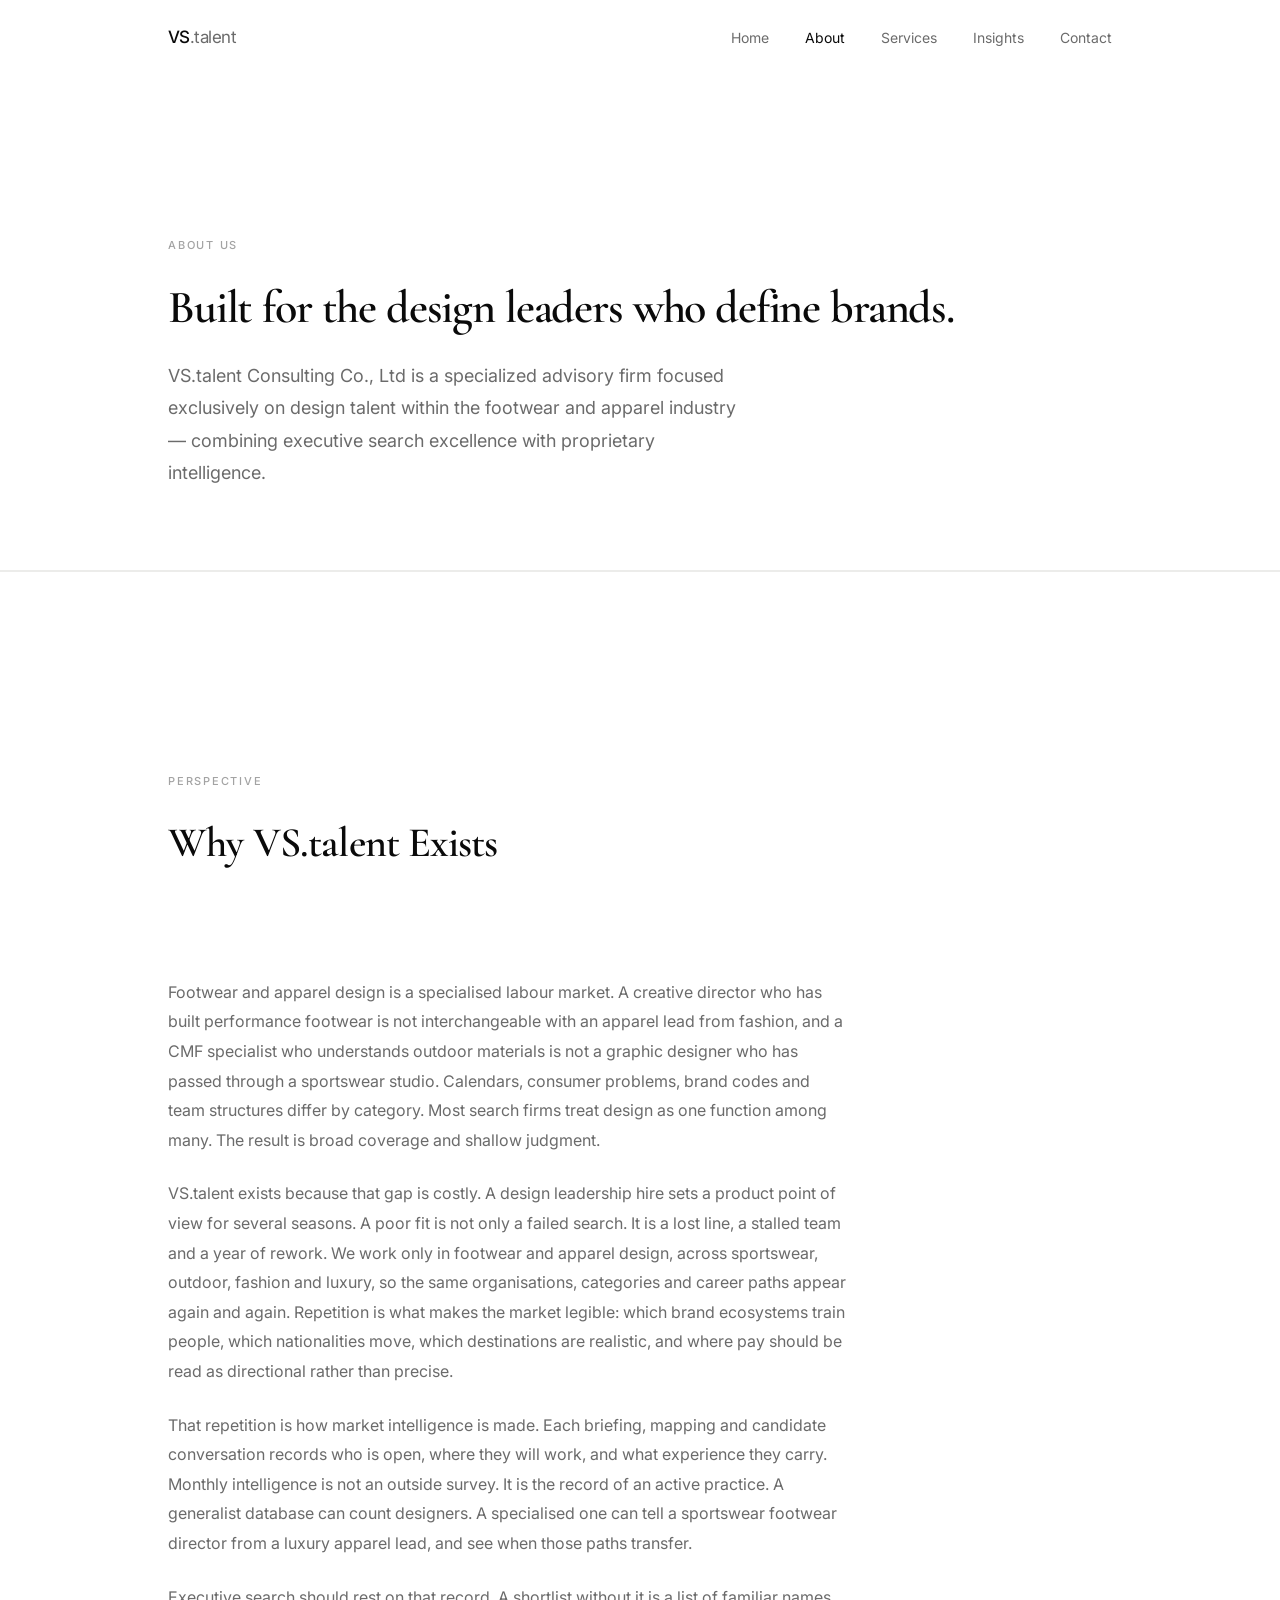
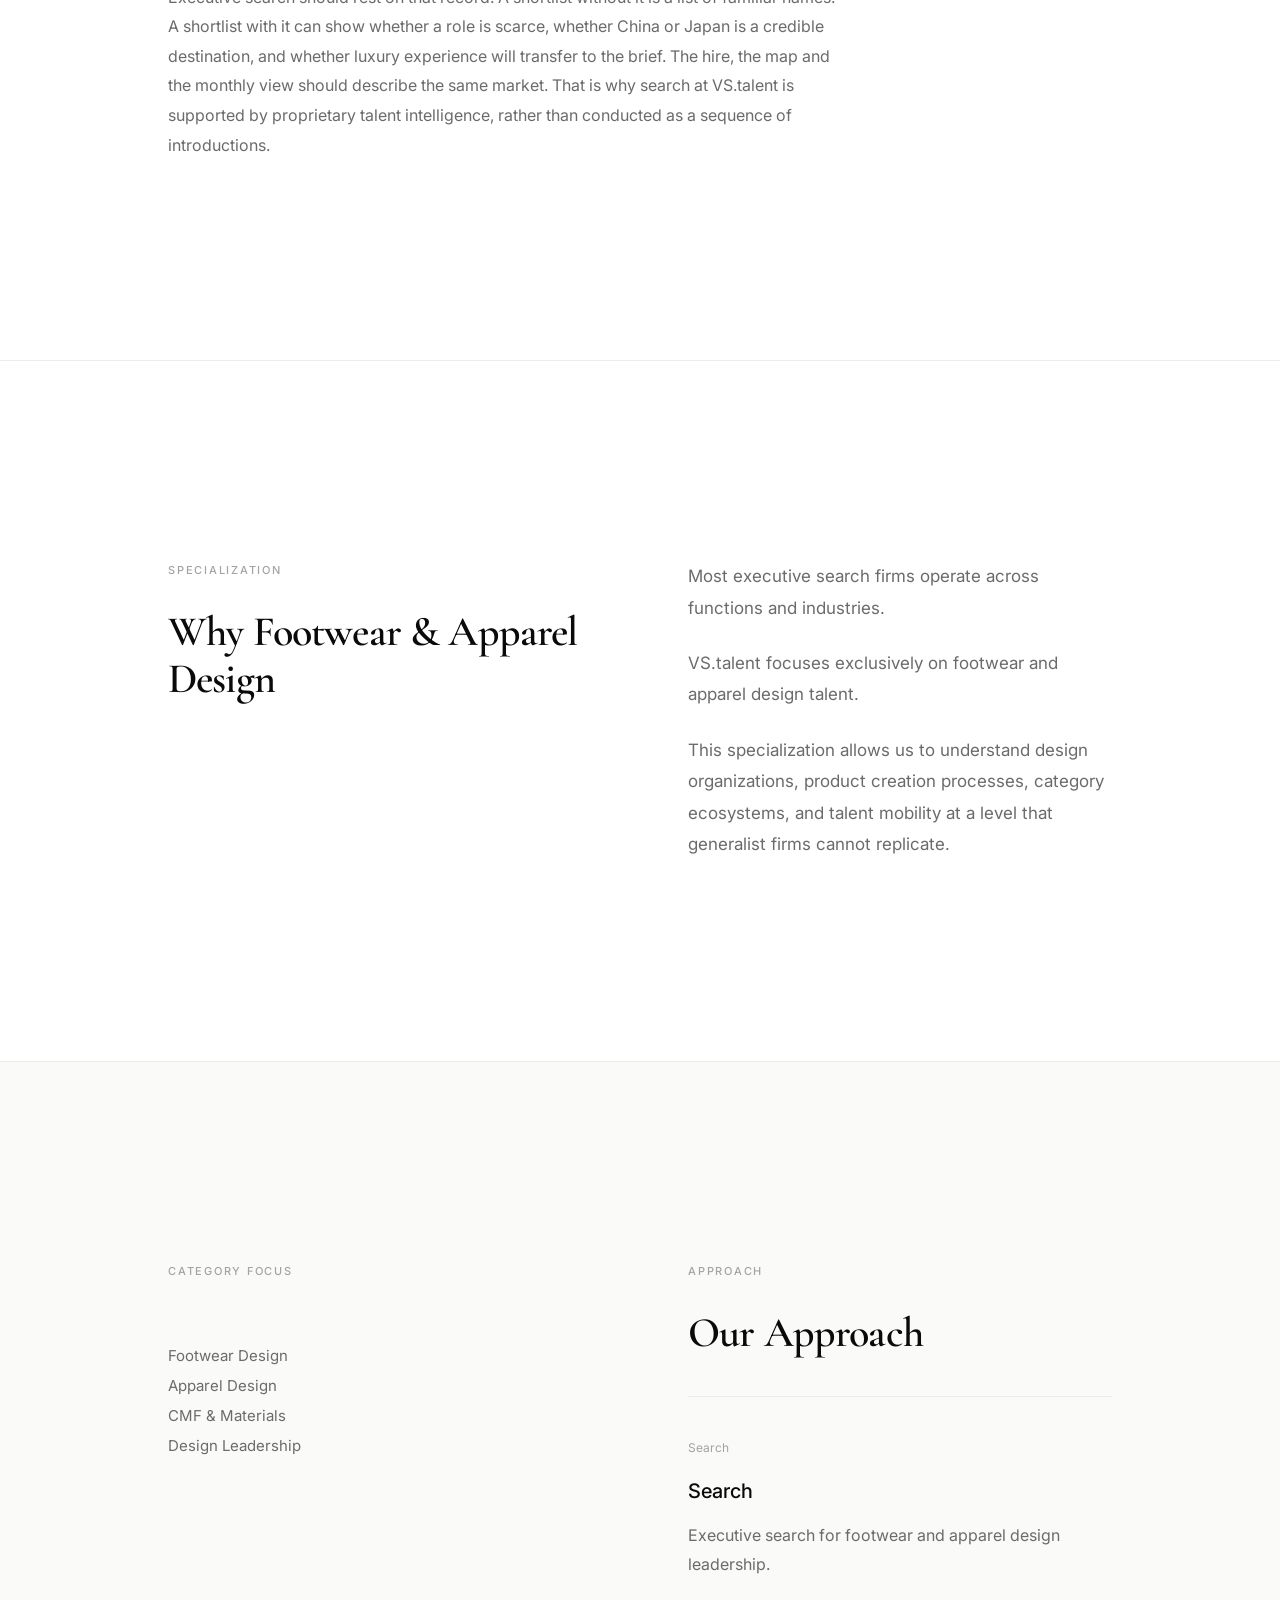
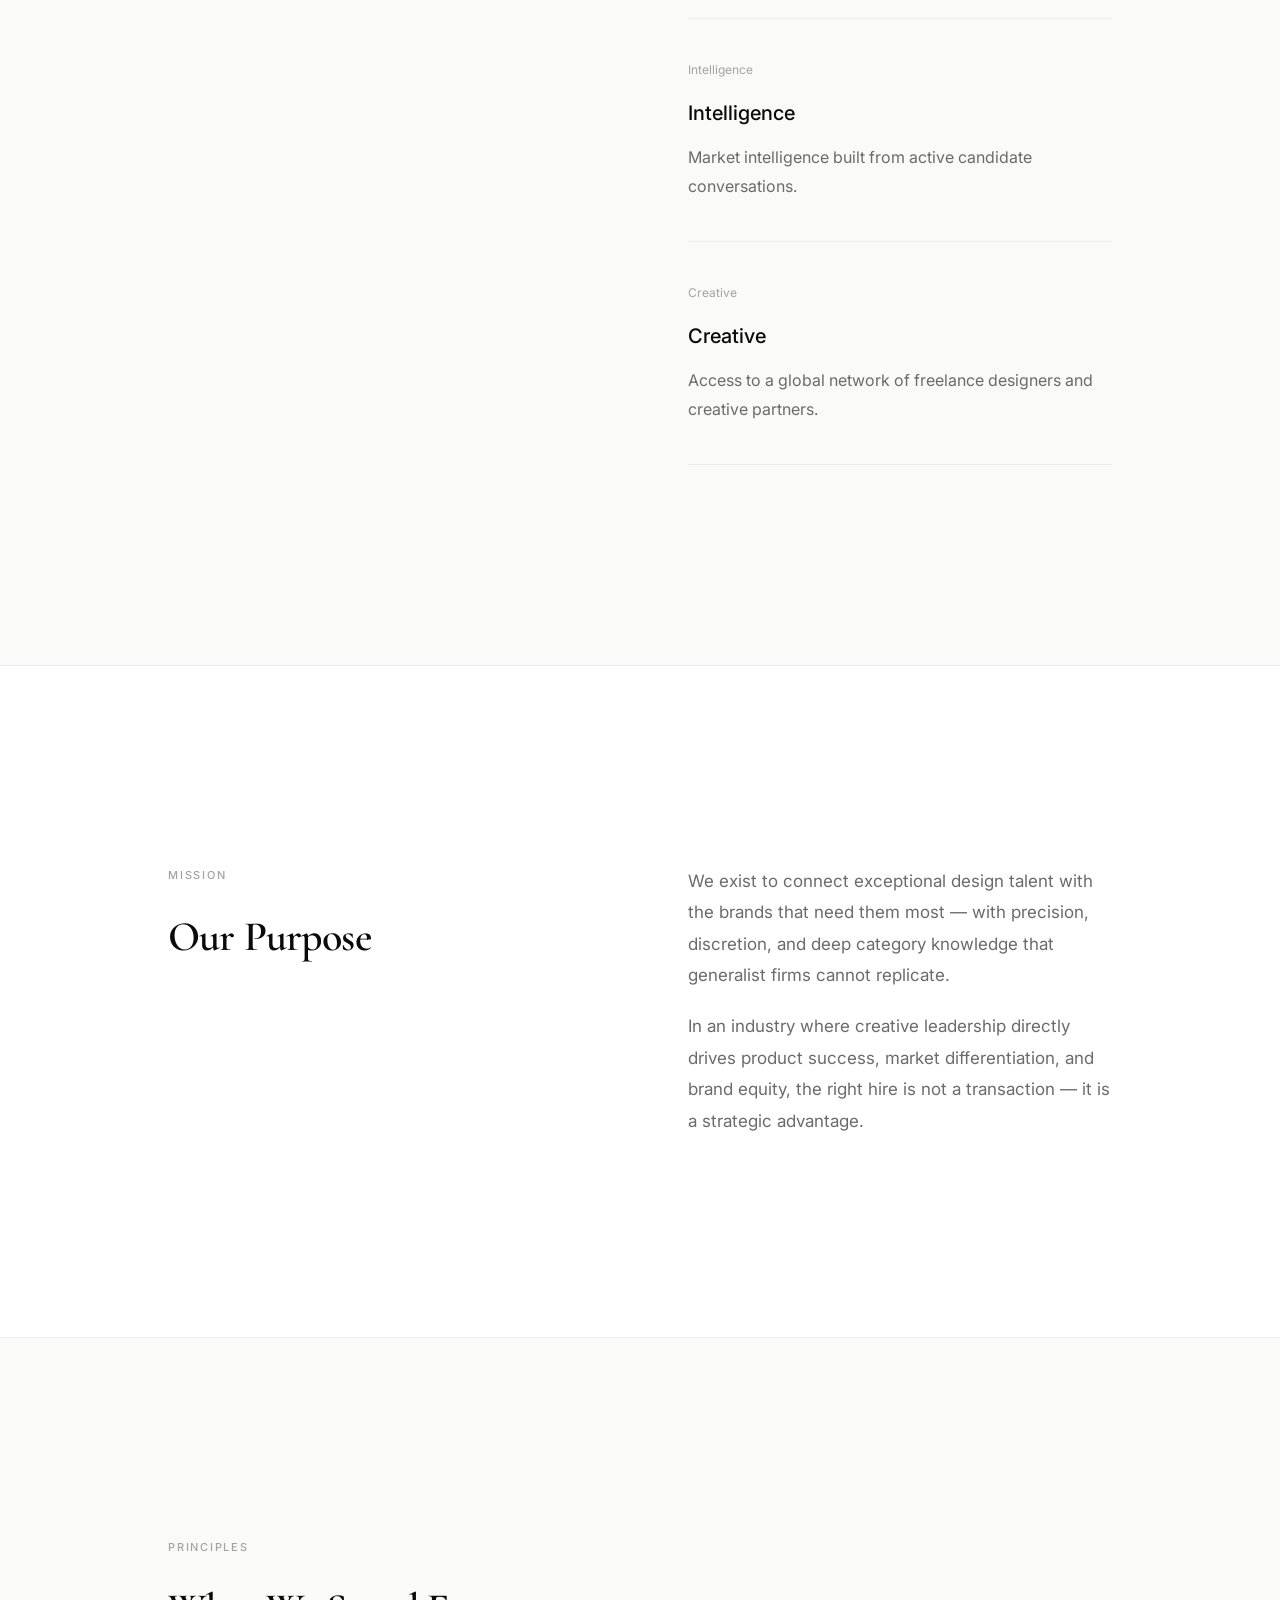
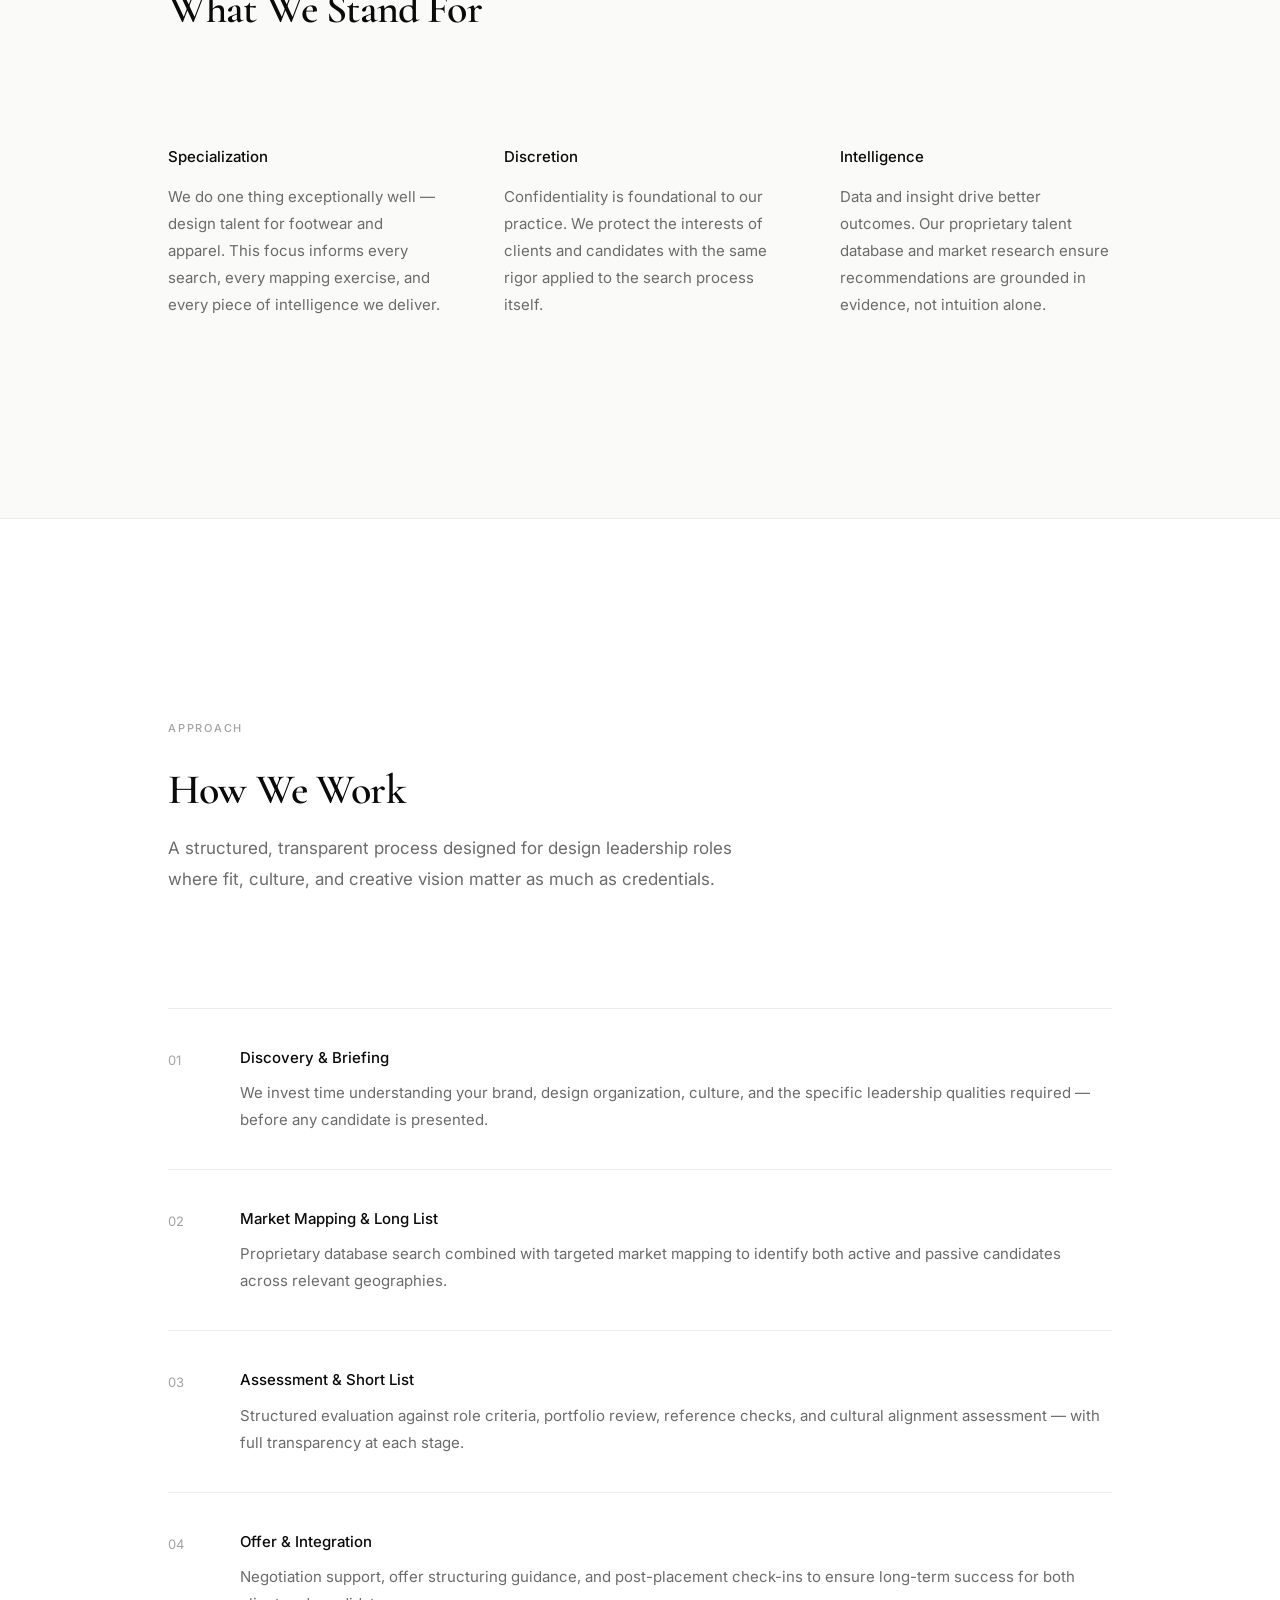
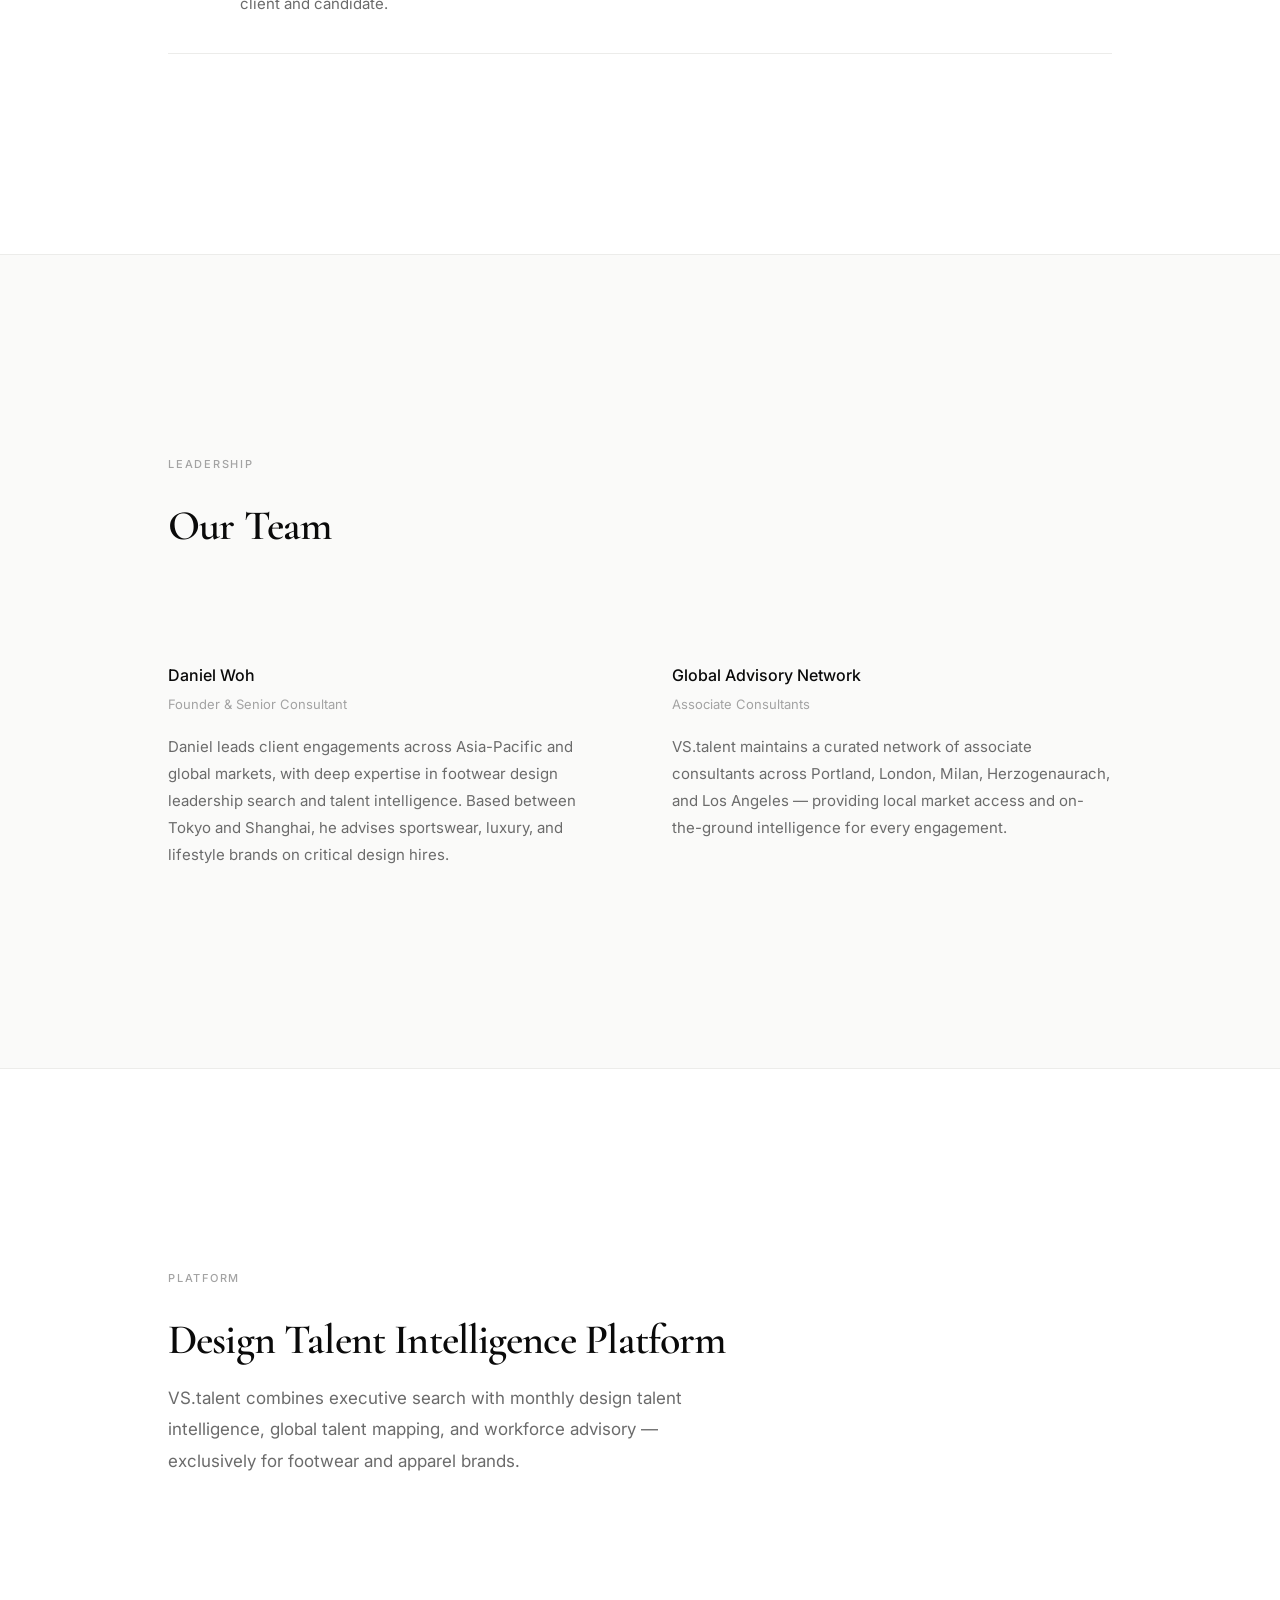
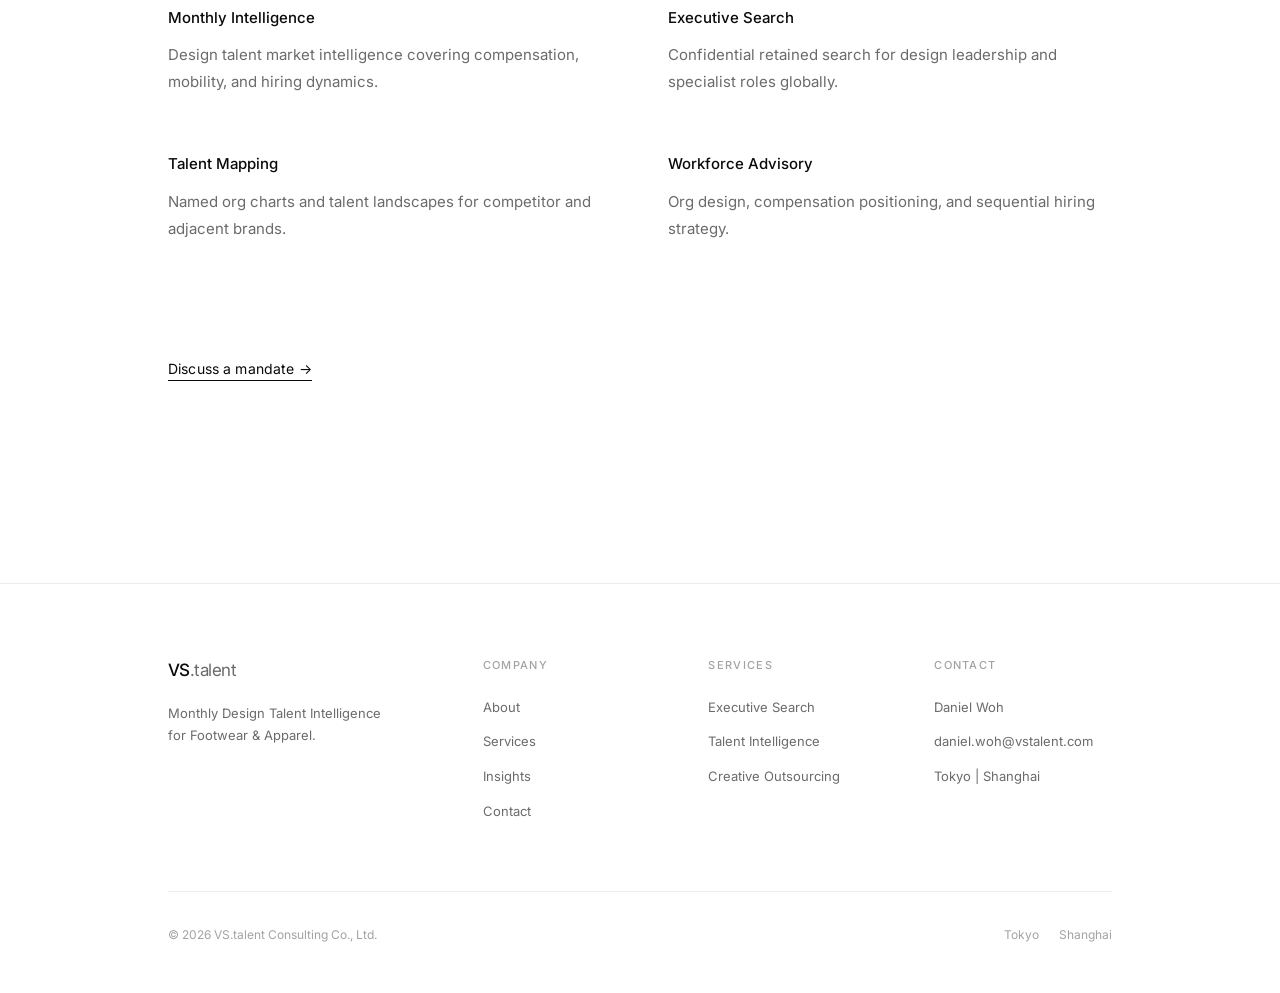
<file: about.html>
<!DOCTYPE html>
<html lang="en">
<head>
  <meta charset="UTF-8">
  <meta name="viewport" content="width=device-width, initial-scale=1.0">
  <meta name="description" content="About VS.talent — A global design talent intelligence platform dedicated to footwear and apparel brands.">
  <title>About | VS.talent</title>
  <link rel="canonical" href="https://www.vstalent.com/about.html">
  <link rel="stylesheet" href="styles.css">
</head>
<body>

  <header class="site-header">
    <div class="container site-header__inner">
      <a href="index.html" class="site-logo">VS<span>.talent</span></a>
      <button class="nav-toggle" aria-label="Menu"><span></span><span></span><span></span></button>
      <nav class="site-nav">
        <a href="index.html">Home</a>
        <a href="about.html" class="is-active">About</a>
        <a href="services.html">Services</a>
        <a href="insights.html">Insights</a>
        <a href="contact.html">Contact</a>
      </nav>
    </div>
  </header>

  <main>

    <section class="page-hero">
      <div class="container">
        <p class="eyebrow">About Us</p>
        <h1 class="display display--sm">Built for the design leaders who define brands.</h1>
        <p class="lead" style="margin-top: 28px;">VS.talent Consulting Co., Ltd is a specialized advisory firm focused exclusively on design talent within the footwear and apparel industry — combining executive search excellence with proprietary intelligence.</p>
      </div>
    </section>

    <section class="block">
      <div class="container">
        <header class="block__header block__header--wide">
          <p class="eyebrow">Perspective</p>
          <h2 class="heading">Why VS.talent Exists</h2>
        </header>
        <p class="prose">Footwear and apparel design is a specialised labour market. A creative director who has built performance footwear is not interchangeable with an apparel lead from fashion, and a CMF specialist who understands outdoor materials is not a graphic designer who has passed through a sportswear studio. Calendars, consumer problems, brand codes and team structures differ by category. Most search firms treat design as one function among many. The result is broad coverage and shallow judgment.</p>
        <p class="prose">VS.talent exists because that gap is costly. A design leadership hire sets a product point of view for several seasons. A poor fit is not only a failed search. It is a lost line, a stalled team and a year of rework. We work only in footwear and apparel design, across sportswear, outdoor, fashion and luxury, so the same organisations, categories and career paths appear again and again. Repetition is what makes the market legible: which brand ecosystems train people, which nationalities move, which destinations are realistic, and where pay should be read as directional rather than precise.</p>
        <p class="prose">That repetition is how market intelligence is made. Each briefing, mapping and candidate conversation records who is open, where they will work, and what experience they carry. Monthly intelligence is not an outside survey. It is the record of an active practice. A generalist database can count designers. A specialised one can tell a sportswear footwear director from a luxury apparel lead, and see when those paths transfer.</p>
        <p class="prose">Executive search should rest on that record. A shortlist without it is a list of familiar names. A shortlist with it can show whether a role is scarce, whether China or Japan is a credible destination, and whether luxury experience will transfer to the brief. The hire, the map and the monthly view should describe the same market. That is why search at VS.talent is supported by proprietary talent intelligence, rather than conducted as a sequence of introductions.</p>
      </div>
    </section>

    <section class="block">
      <div class="container split">
        <div>
          <p class="eyebrow">Specialization</p>
          <h2 class="heading">Why Footwear &amp; Apparel Design</h2>
        </div>
        <div>
          <p class="body-text">Most executive search firms operate across functions and industries.</p>
          <p class="body-text" style="margin-top: 24px;">VS.talent focuses exclusively on footwear and apparel design talent.</p>
          <p class="body-text" style="margin-top: 24px;">This specialization allows us to understand design organizations, product creation processes, category ecosystems, and talent mobility at a level that generalist firms cannot replicate.</p>
        </div>
      </div>
    </section>

    <section class="block block--soft">
      <div class="container split">
        <div>
          <p class="eyebrow">Category Focus</p>
          <div class="focus-panel">
            <p>Footwear Design<br>Apparel Design<br>CMF &amp; Materials<br>Design Leadership</p>
          </div>
        </div>
        <div>
          <p class="eyebrow">Approach</p>
          <h2 class="heading">Our Approach</h2>
          <div class="capability-list" style="margin-top: 40px; grid-template-columns: 1fr;">
            <article class="capability" style="border-right: none; border-bottom: 1px solid var(--border);">
              <p class="capability__index">Search</p>
              <h3 class="capability__title">Search</h3>
              <p class="capability__desc">Executive search for footwear and apparel design leadership.</p>
            </article>
            <article class="capability" style="border-right: none; border-bottom: 1px solid var(--border);">
              <p class="capability__index">Intelligence</p>
              <h3 class="capability__title">Intelligence</h3>
              <p class="capability__desc">Market intelligence built from active candidate conversations.</p>
            </article>
            <article class="capability" style="border-right: none;">
              <p class="capability__index">Creative</p>
              <h3 class="capability__title">Creative</h3>
              <p class="capability__desc">Access to a global network of freelance designers and creative partners.</p>
            </article>
          </div>
        </div>
      </div>
    </section>

    <section class="block">
      <div class="container split">
        <div>
          <p class="eyebrow">Mission</p>
          <h2 class="heading">Our Purpose</h2>
        </div>
        <div>
          <p class="body-text">We exist to connect exceptional design talent with the brands that need them most — with precision, discretion, and deep category knowledge that generalist firms cannot replicate.</p>
          <p class="body-text" style="margin-top: 20px;">In an industry where creative leadership directly drives product success, market differentiation, and brand equity, the right hire is not a transaction — it is a strategic advantage.</p>
        </div>
      </div>
    </section>

    <section class="block block--soft">
      <div class="container">
        <header class="block__header block__header--wide">
          <p class="eyebrow">Principles</p>
          <h2 class="heading">What We Stand For</h2>
        </header>
        <div class="principle-grid">
          <article class="principle">
            <h4>Specialization</h4>
            <p>We do one thing exceptionally well — design talent for footwear and apparel. This focus informs every search, every mapping exercise, and every piece of intelligence we deliver.</p>
          </article>
          <article class="principle">
            <h4>Discretion</h4>
            <p>Confidentiality is foundational to our practice. We protect the interests of clients and candidates with the same rigor applied to the search process itself.</p>
          </article>
          <article class="principle">
            <h4>Intelligence</h4>
            <p>Data and insight drive better outcomes. Our proprietary talent database and market research ensure recommendations are grounded in evidence, not intuition alone.</p>
          </article>
        </div>
      </div>
    </section>

    <section class="block">
      <div class="container">
        <header class="block__header block__header--wide">
          <p class="eyebrow">Approach</p>
          <h2 class="heading">How We Work</h2>
          <p class="body-text" style="margin-top: 20px;">A structured, transparent process designed for design leadership roles where fit, culture, and creative vision matter as much as credentials.</p>
        </header>
        <div class="process-list">
          <div class="process-item">
            <span class="process-item__num">01</span>
            <div>
              <h4>Discovery &amp; Briefing</h4>
              <p>We invest time understanding your brand, design organization, culture, and the specific leadership qualities required — before any candidate is presented.</p>
            </div>
          </div>
          <div class="process-item">
            <span class="process-item__num">02</span>
            <div>
              <h4>Market Mapping &amp; Long List</h4>
              <p>Proprietary database search combined with targeted market mapping to identify both active and passive candidates across relevant geographies.</p>
            </div>
          </div>
          <div class="process-item">
            <span class="process-item__num">03</span>
            <div>
              <h4>Assessment &amp; Short List</h4>
              <p>Structured evaluation against role criteria, portfolio review, reference checks, and cultural alignment assessment — with full transparency at each stage.</p>
            </div>
          </div>
          <div class="process-item">
            <span class="process-item__num">04</span>
            <div>
              <h4>Offer &amp; Integration</h4>
              <p>Negotiation support, offer structuring guidance, and post-placement check-ins to ensure long-term success for both client and candidate.</p>
            </div>
          </div>
        </div>
      </div>
    </section>

    <section class="block block--soft">
      <div class="container">
        <header class="block__header">
          <p class="eyebrow">Leadership</p>
          <h2 class="heading">Our Team</h2>
        </header>
        <div class="team-grid">
          <article class="team-member">
            <h4>Daniel Woh</h4>
            <p class="role">Founder &amp; Senior Consultant</p>
            <p>Daniel leads client engagements across Asia-Pacific and global markets, with deep expertise in footwear design leadership search and talent intelligence. Based between Tokyo and Shanghai, he advises sportswear, luxury, and lifestyle brands on critical design hires.</p>
          </article>
          <article class="team-member">
            <h4>Global Advisory Network</h4>
            <p class="role">Associate Consultants</p>
            <p>VS.talent maintains a curated network of associate consultants across Portland, London, Milan, Herzogenaurach, and Los Angeles — providing local market access and on-the-ground intelligence for every engagement.</p>
          </article>
        </div>
      </div>
    </section>

    <section class="block">
      <div class="container">
        <header class="block__header block__header--wide">
          <p class="eyebrow">Platform</p>
          <h2 class="heading">Design Talent Intelligence Platform</h2>
          <p class="body-text" style="margin-top: 20px;">VS.talent combines executive search with monthly design talent intelligence, global talent mapping, and workforce advisory — exclusively for footwear and apparel brands.</p>
        </header>
        <div class="topic-grid">
          <article class="topic">
            <h4>Monthly Intelligence</h4>
            <p>Design talent market intelligence covering compensation, mobility, and hiring dynamics.</p>
          </article>
          <article class="topic">
            <h4>Executive Search</h4>
            <p>Confidential retained search for design leadership and specialist roles globally.</p>
          </article>
          <article class="topic">
            <h4>Talent Mapping</h4>
            <p>Named org charts and talent landscapes for competitor and adjacent brands.</p>
          </article>
          <article class="topic">
            <h4>Workforce Advisory</h4>
            <p>Org design, compensation positioning, and sequential hiring strategy.</p>
          </article>
        </div>
        <div class="block__footer">
          <a href="contact.html" class="text-link">Discuss a mandate →</a>
        </div>
      </div>
    </section>

  </main>

  <footer class="site-footer">
    <div class="container">
      <div class="site-footer__grid">
        <div class="site-footer__brand">
          <a href="index.html" class="site-logo">VS<span>.talent</span></a>
          <p>Monthly Design Talent Intelligence for Footwear &amp; Apparel.</p>
        </div>
        <div>
          <h5>Company</h5>
          <ul>
            <li><a href="about.html">About</a></li>
            <li><a href="services.html">Services</a></li>
            <li><a href="insights.html">Insights</a></li>
            <li><a href="contact.html">Contact</a></li>
          </ul>
        </div>
        <div>
          <h5>Services</h5>
          <ul>
            <li><a href="services.html">Executive Search</a></li>
            <li><a href="services.html">Talent Intelligence</a></li>
            <li><a href="services.html">Creative Outsourcing</a></li>
          </ul>
        </div>
        <div>
          <h5>Contact</h5>
          <ul>
            <li>Daniel Woh</li>
            <li><a href="mailto:daniel.woh@vstalent.com">daniel.woh@vstalent.com</a></li>
            <li>Tokyo | Shanghai</li>
          </ul>
        </div>
      </div>
      <div class="site-footer__bottom">
        <p>&copy; 2026 VS.talent Consulting Co., Ltd.</p>
        <div class="site-footer__locs"><span>Tokyo</span><span>Shanghai</span></div>
      </div>
    </div>
  </footer>

  <script>
    document.querySelector('.nav-toggle')?.addEventListener('click', () => {
      document.querySelector('.site-nav')?.classList.toggle('is-open');
    });
  </script>
</body>
</html>
</file>
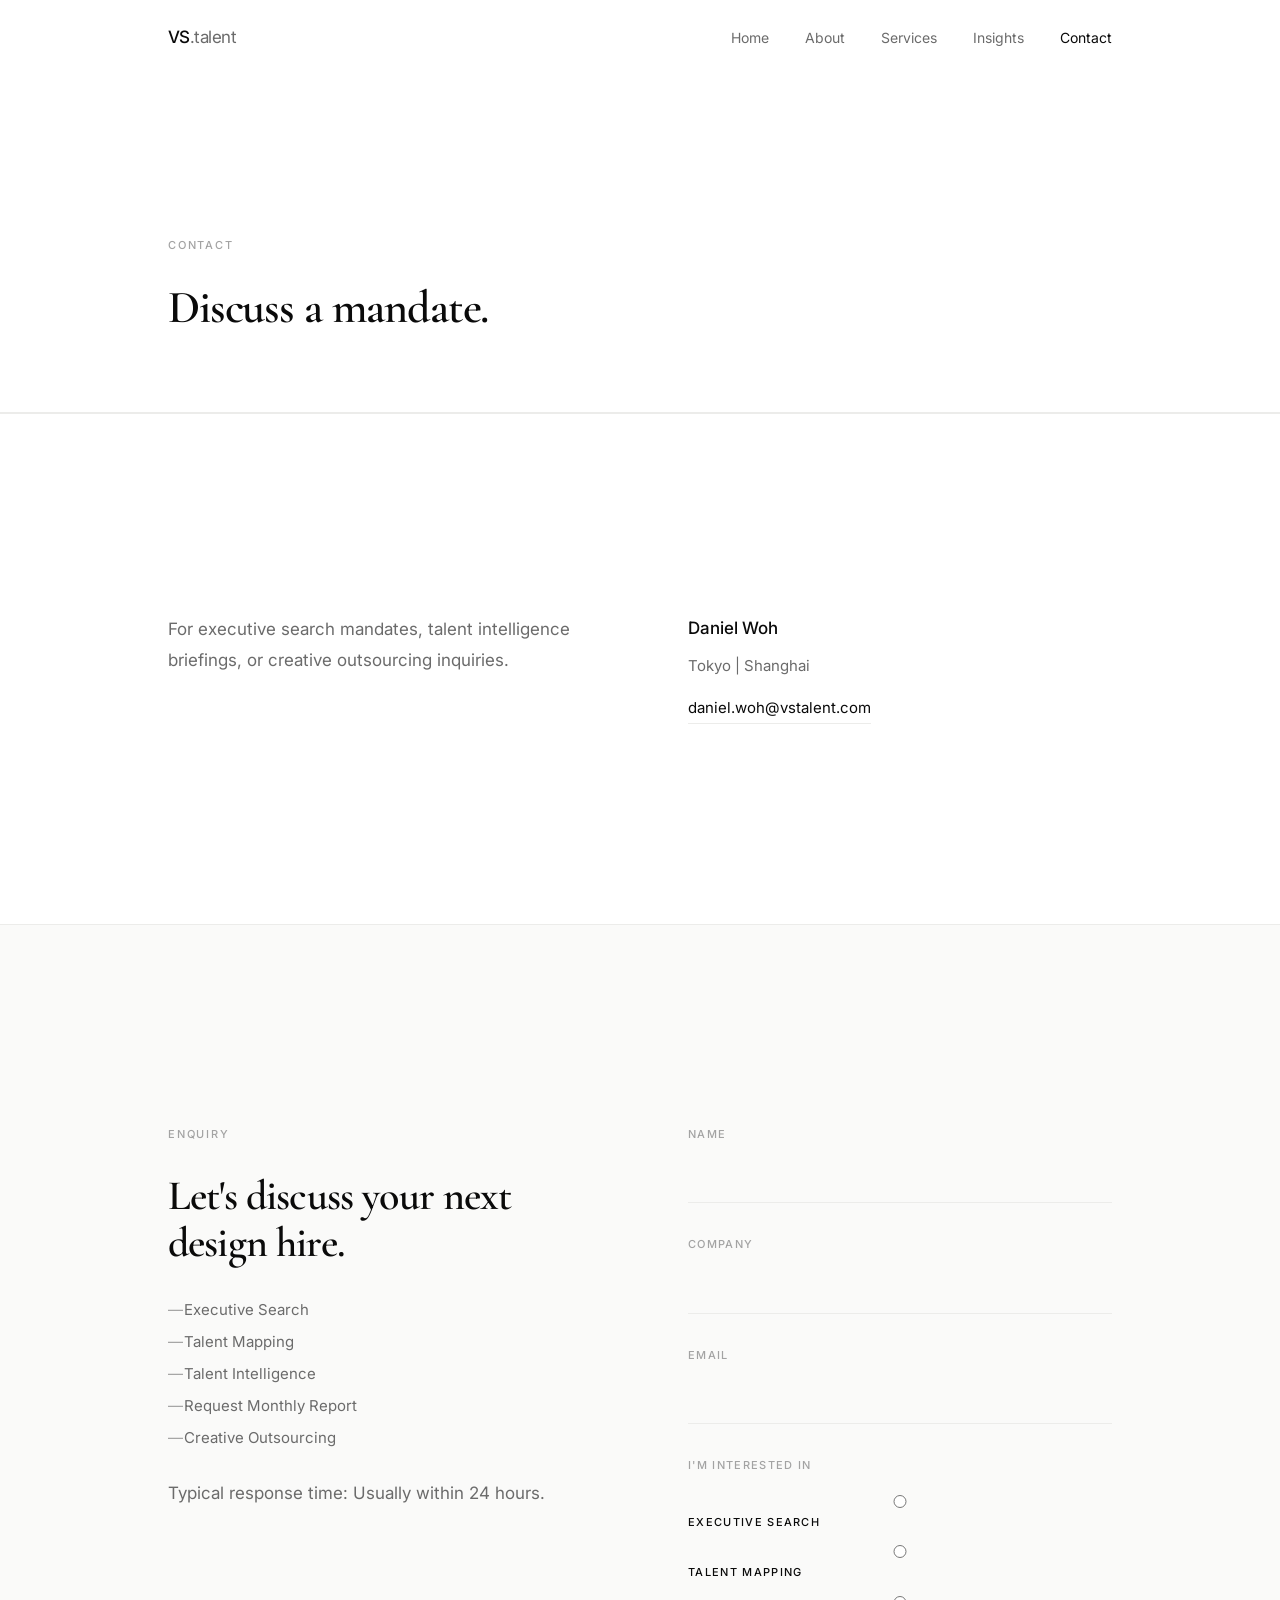
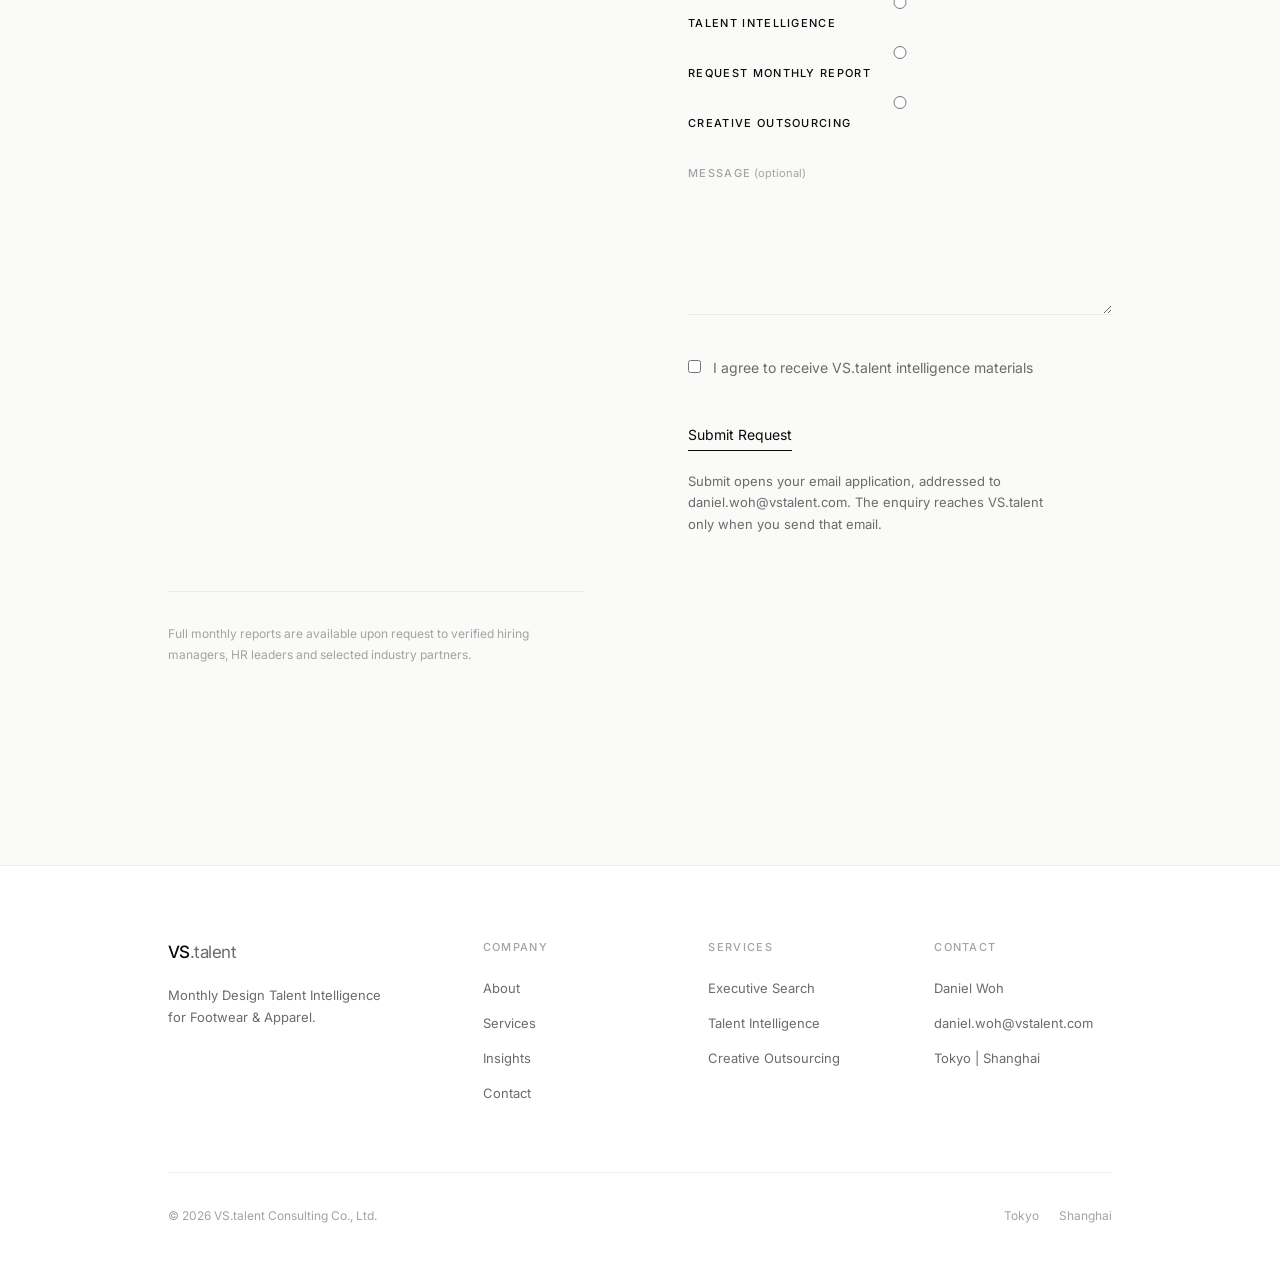
<file: contact.html>
<!DOCTYPE html>
<html lang="en">
<head>
  <meta charset="UTF-8">
  <meta name="viewport" content="width=device-width, initial-scale=1.0">
  <meta name="description" content="Contact VS.talent — Design talent intelligence and advisory for footwear and apparel brands. Request the October 2026 report.">
  <title>Contact | VS.talent</title>
  <link rel="canonical" href="https://www.vstalent.com/contact.html">
  <link rel="stylesheet" href="styles.css">
</head>
<body>

  <header class="site-header">
    <div class="container site-header__inner">
      <a href="index.html" class="site-logo">VS<span>.talent</span></a>
      <button class="nav-toggle" aria-label="Menu"><span></span><span></span><span></span></button>
      <nav class="site-nav">
        <a href="index.html">Home</a>
        <a href="about.html">About</a>
        <a href="services.html">Services</a>
        <a href="insights.html">Insights</a>
        <a href="contact.html" class="is-active">Contact</a>
      </nav>
    </div>
  </header>

  <main>

    <section class="page-hero">
      <div class="container">
        <p class="eyebrow">Contact</p>
        <h1 class="display display--sm">Discuss a mandate.</h1>
      </div>
    </section>

    <section class="block">
      <div class="container split">
        <div>
          <p class="body-text">For executive search mandates, talent intelligence briefings, or creative outsourcing inquiries.</p>
        </div>
        <div class="contact-card">
          <p class="contact-card__name">Daniel Woh</p>
          <p class="contact-card__loc">Tokyo | Shanghai</p>
          <a href="mailto:daniel.woh@vstalent.com" class="contact-card__email">daniel.woh@vstalent.com</a>
        </div>
      </div>
    </section>

    <section id="request-report" class="block block--soft">
      <div class="container split">
        <div>
          <p class="eyebrow">Enquiry</p>
          <h2 class="heading">Let's discuss your next design hire.</h2>
          <ul class="path-list">
            <li>Executive Search</li>
            <li>Talent Mapping</li>
            <li>Talent Intelligence</li>
            <li>Request Monthly Report</li>
            <li>Creative Outsourcing</li>
          </ul>
          <p class="body-text" style="margin-top: 28px;">Typical response time: Usually within 24 hours.</p>
        </div>
        <form class="request-form" id="report-request-form" novalidate>
          <div class="form-field">
            <label for="name">Name</label>
            <input type="text" id="name" name="name" required autocomplete="name">
          </div>
          <div class="form-field">
            <label for="company">Company</label>
            <input type="text" id="company" name="company" required autocomplete="organization">
          </div>
          <div class="form-field">
            <label for="email">Email</label>
            <input type="email" id="email" name="email" required autocomplete="email">
          </div>
          <fieldset class="form-field form-interest">
            <legend>I'm interested in</legend>
            <label class="form-radio">
              <input type="radio" name="interest" value="Executive Search" required>
              <span>Executive Search</span>
            </label>
            <label class="form-radio">
              <input type="radio" name="interest" value="Talent Mapping">
              <span>Talent Mapping</span>
            </label>
            <label class="form-radio">
              <input type="radio" name="interest" value="Talent Intelligence">
              <span>Talent Intelligence</span>
            </label>
            <label class="form-radio">
              <input type="radio" name="interest" value="Request Monthly Report">
              <span>Request Monthly Report</span>
            </label>
            <label class="form-radio">
              <input type="radio" name="interest" value="Creative Outsourcing">
              <span>Creative Outsourcing</span>
            </label>
          </fieldset>
          <div class="form-field" id="edition-field" hidden>
            <label for="edition">Report edition</label>
            <select id="edition" name="edition">
              <option value="October 2026" selected>October 2026</option>
              <option value="September 2026">September 2026</option>
              <option value="August 2026">August 2026</option>
              <option value="July 2026">July 2026</option>
              <option value="June 2026">June 2026</option>
            </select>
          </div>
          <div class="form-field form-field--optional">
            <label for="message">Message</label>
            <textarea id="message" name="message" rows="4"></textarea>
          </div>
          <label class="form-checkbox">
            <input type="checkbox" id="consent" name="consent" required>
            <span>I agree to receive VS.talent intelligence materials</span>
          </label>
          <div class="form-submit">
            <button type="submit" class="btn btn--fill">Submit Request</button>
            <p class="form-hint">Submit opens your email application, addressed to daniel.woh@vstalent.com. The enquiry reaches VS.talent only when you send that email.</p>
          </div>
        </form>
      </div>
      <div class="container">
        <p class="confidentiality-note">Full monthly reports are available upon request to verified hiring managers, HR leaders and selected industry partners.</p>
      </div>
    </section>

  </main>

  <footer class="site-footer">
    <div class="container">
      <div class="site-footer__grid">
        <div class="site-footer__brand">
          <a href="index.html" class="site-logo">VS<span>.talent</span></a>
          <p>Monthly Design Talent Intelligence for Footwear &amp; Apparel.</p>
        </div>
        <div>
          <h5>Company</h5>
          <ul>
            <li><a href="about.html">About</a></li>
            <li><a href="services.html">Services</a></li>
            <li><a href="insights.html">Insights</a></li>
            <li><a href="contact.html">Contact</a></li>
          </ul>
        </div>
        <div>
          <h5>Services</h5>
          <ul>
            <li><a href="services.html">Executive Search</a></li>
            <li><a href="services.html">Talent Intelligence</a></li>
            <li><a href="services.html">Creative Outsourcing</a></li>
          </ul>
        </div>
        <div>
          <h5>Contact</h5>
          <ul>
            <li>Daniel Woh</li>
            <li><a href="mailto:daniel.woh@vstalent.com">daniel.woh@vstalent.com</a></li>
            <li>Tokyo | Shanghai</li>
          </ul>
        </div>
      </div>
      <div class="site-footer__bottom">
        <p>&copy; 2026 VS.talent Consulting Co., Ltd.</p>
        <div class="site-footer__locs"><span>Tokyo</span><span>Shanghai</span></div>
      </div>
    </div>
  </footer>

  <script>
    document.querySelector('.nav-toggle')?.addEventListener('click', () => {
      document.querySelector('.site-nav')?.classList.toggle('is-open');
    });

    document.getElementById('report-request-form')?.addEventListener('submit', e => {
      e.preventDefault();
      const name = document.getElementById('name').value.trim();
      const company = document.getElementById('company').value.trim();
      const email = document.getElementById('email').value.trim();
      const interest = document.querySelector('input[name="interest"]:checked')?.value || '';
      const edition = document.getElementById('edition').value;
      const message = document.getElementById('message').value.trim();
      const consent = document.getElementById('consent').checked;

      if (!name || !company || !email || !interest || !consent) return;

      const monthly = interest === 'Request Monthly Report';
      const subject = encodeURIComponent(monthly
        ? `VS.talent enquiry — ${interest} — ${edition}`
        : `VS.talent enquiry — ${interest}`);
      const body = encodeURIComponent(
        `Name: ${name}\nCompany: ${company}\nEmail: ${email}\nI'm interested in: ${interest}\n` +
        (monthly ? `Report edition: ${edition}\n` : '') +
        (message ? `Message: ${message}\n` : '') +
        `Consent: I agree to receive VS.talent intelligence materials`
      );

      window.location.href = `mailto:daniel.woh@vstalent.com?subject=${subject}&body=${body}`;
    });

    (function preselectInterest() {
      const map = {
        search: 'Executive Search',
        mapping: 'Talent Mapping',
        intelligence: 'Talent Intelligence',
        report: 'Request Monthly Report',
        outsourcing: 'Creative Outsourcing'
      };
      const editions = {
        '2026-10': 'October 2026',
        'october-2026': 'October 2026',
        '2026-09': 'September 2026',
        'september-2026': 'September 2026',
        '2026-08': 'August 2026',
        'august-2026': 'August 2026',
        '2026-07': 'July 2026',
        'july-2026': 'July 2026',
        '2026-06': 'June 2026',
        'june-2026': 'June 2026'
      };
      const params = new URLSearchParams(window.location.search);
      const value = map[params.get('interest')] || '';
      const editionValue = editions[(params.get('edition') || '').toLowerCase()] || 'October 2026';
      const edition = document.getElementById('edition');
      const editionField = document.getElementById('edition-field');
      edition.value = editionValue;

      function syncEdition() {
        const selected = document.querySelector('input[name="interest"]:checked')?.value;
        editionField.hidden = selected !== 'Request Monthly Report';
      }

      document.querySelectorAll('input[name="interest"]').forEach(radio => {
        radio.addEventListener('change', syncEdition);
      });

      if (value) {
        const radio = document.querySelector(`input[name="interest"][value="${value}"]`);
        if (radio) radio.checked = true;
      }
      syncEdition();
    })();
  </script>
</body>
</html>
</file>
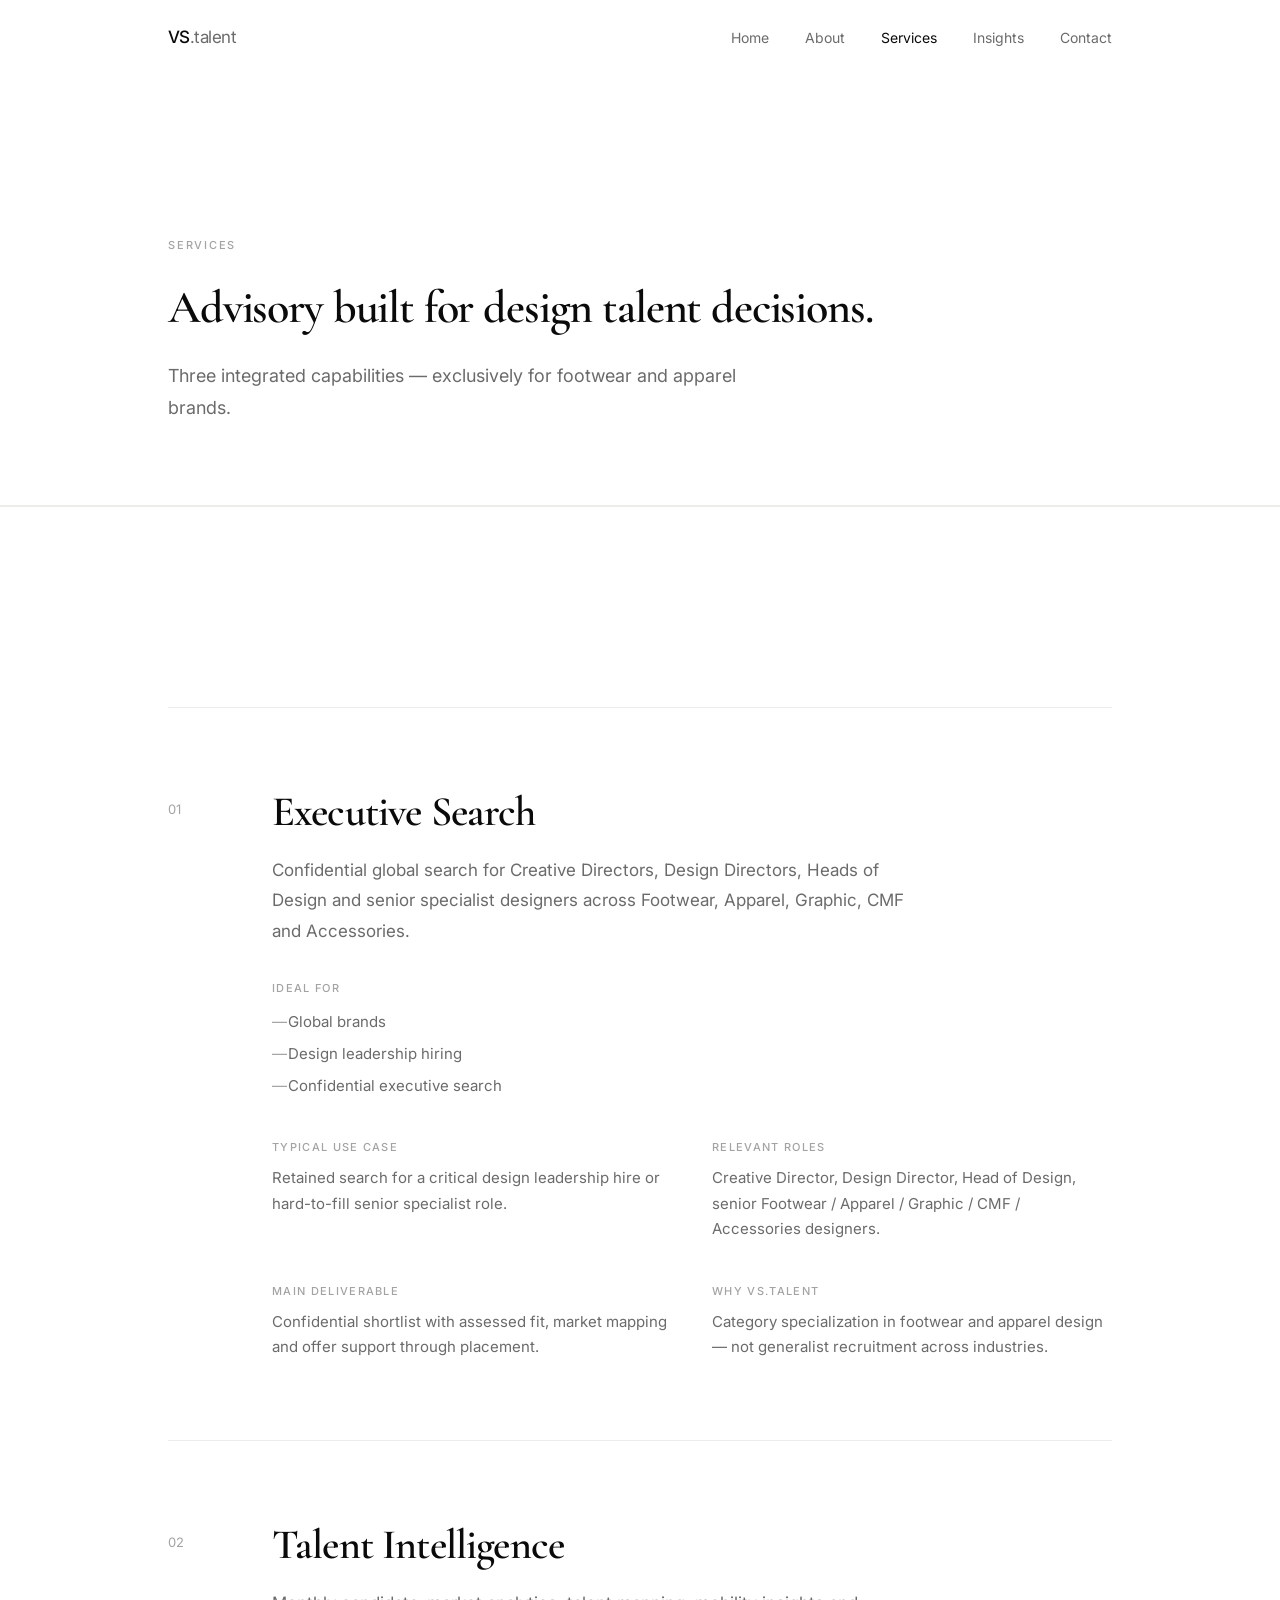
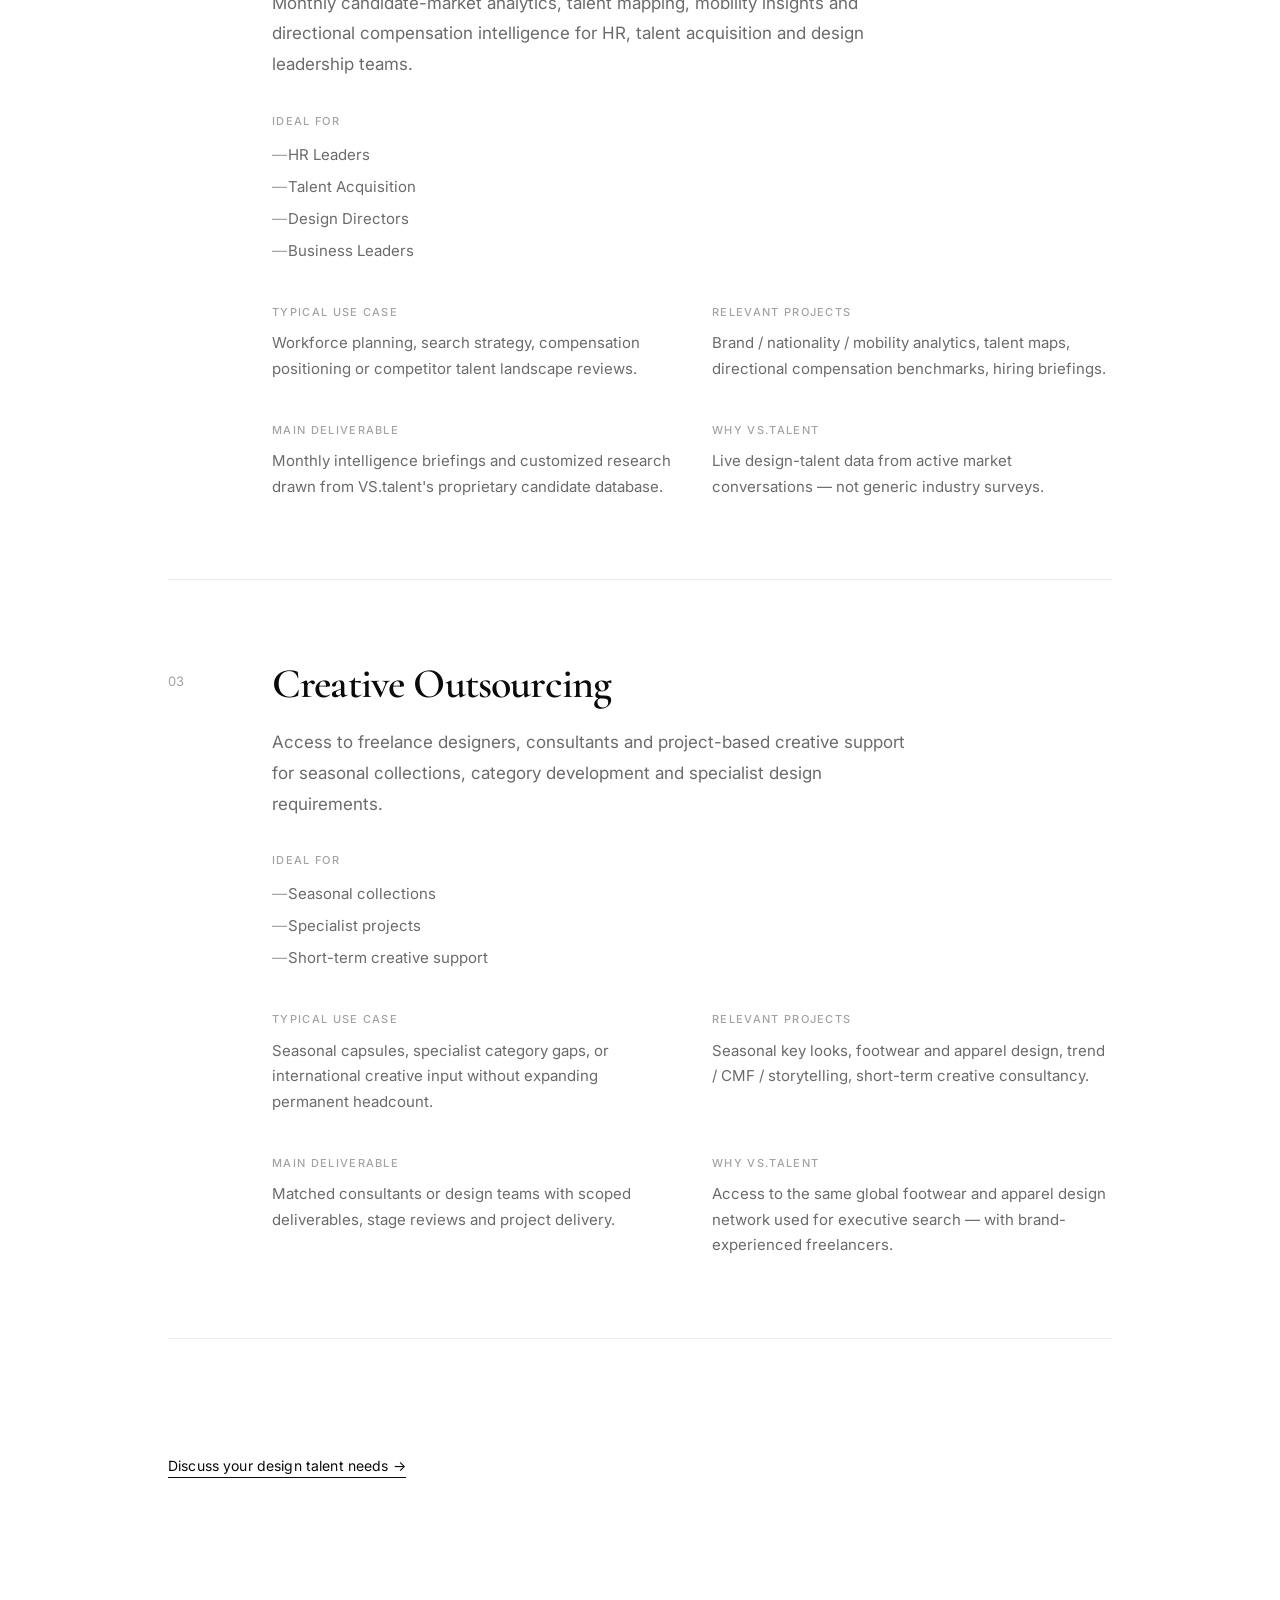
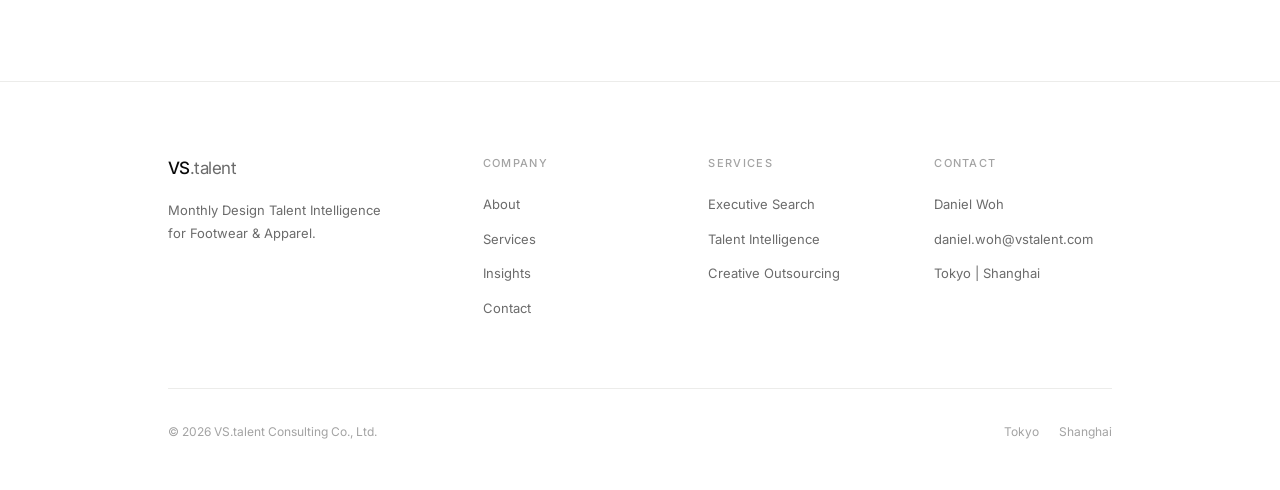
<file: services.html>
<!DOCTYPE html>
<html lang="en">
<head>
  <meta charset="UTF-8">
  <meta name="viewport" content="width=device-width, initial-scale=1.0">
  <meta name="description" content="VS.talent services — Executive search, talent intelligence, and creative outsourcing for footwear and apparel brands.">
  <title>Services | VS.talent</title>
  <link rel="canonical" href="https://www.vstalent.com/services.html">
  <link rel="stylesheet" href="styles.css">
</head>
<body>

  <header class="site-header">
    <div class="container site-header__inner">
      <a href="index.html" class="site-logo">VS<span>.talent</span></a>
      <button class="nav-toggle" aria-label="Menu"><span></span><span></span><span></span></button>
      <nav class="site-nav">
        <a href="index.html">Home</a>
        <a href="about.html">About</a>
        <a href="services.html" class="is-active">Services</a>
        <a href="insights.html">Insights</a>
        <a href="contact.html">Contact</a>
      </nav>
    </div>
  </header>

  <main>

    <section class="page-hero">
      <div class="container">
        <p class="eyebrow">Services</p>
        <h1 class="display display--sm">Advisory built for design talent decisions.</h1>
        <p class="lead" style="margin-top: 28px;">Three integrated capabilities — exclusively for footwear and apparel brands.</p>
      </div>
    </section>

    <section class="block">
      <div class="container">

        <article class="service-detail">
          <p class="service-detail__index">01</p>
          <div class="service-detail__body">
            <h2 class="heading">Executive Search</h2>
            <p class="service-detail__lead">Confidential global search for Creative Directors, Design Directors, Heads of Design and senior specialist designers across Footwear, Apparel, Graphic, CMF and Accessories.</p>
            <div class="path-list">
              <p>Ideal for</p>
              <ul>
                <li>Global brands</li>
                <li>Design leadership hiring</li>
                <li>Confidential executive search</li>
              </ul>
            </div>
            <dl class="service-detail__meta">
              <div>
                <dt>Typical use case</dt>
                <dd>Retained search for a critical design leadership hire or hard-to-fill senior specialist role.</dd>
              </div>
              <div>
                <dt>Relevant roles</dt>
                <dd>Creative Director, Design Director, Head of Design, senior Footwear / Apparel / Graphic / CMF / Accessories designers.</dd>
              </div>
              <div>
                <dt>Main deliverable</dt>
                <dd>Confidential shortlist with assessed fit, market mapping and offer support through placement.</dd>
              </div>
              <div>
                <dt>Why VS.talent</dt>
                <dd>Category specialization in footwear and apparel design — not generalist recruitment across industries.</dd>
              </div>
            </dl>
          </div>
        </article>

        <article class="service-detail">
          <p class="service-detail__index">02</p>
          <div class="service-detail__body">
            <h2 class="heading">Talent Intelligence</h2>
            <p class="service-detail__lead">Monthly candidate-market analytics, talent mapping, mobility insights and directional compensation intelligence for HR, talent acquisition and design leadership teams.</p>
            <div class="path-list">
              <p>Ideal for</p>
              <ul>
                <li>HR Leaders</li>
                <li>Talent Acquisition</li>
                <li>Design Directors</li>
                <li>Business Leaders</li>
              </ul>
            </div>
            <dl class="service-detail__meta">
              <div>
                <dt>Typical use case</dt>
                <dd>Workforce planning, search strategy, compensation positioning or competitor talent landscape reviews.</dd>
              </div>
              <div>
                <dt>Relevant projects</dt>
                <dd>Brand / nationality / mobility analytics, talent maps, directional compensation benchmarks, hiring briefings.</dd>
              </div>
              <div>
                <dt>Main deliverable</dt>
                <dd>Monthly intelligence briefings and customized research drawn from VS.talent's proprietary candidate database.</dd>
              </div>
              <div>
                <dt>Why VS.talent</dt>
                <dd>Live design-talent data from active market conversations — not generic industry surveys.</dd>
              </div>
            </dl>
          </div>
        </article>

        <article class="service-detail">
          <p class="service-detail__index">03</p>
          <div class="service-detail__body">
            <h2 class="heading">Creative Outsourcing</h2>
            <p class="service-detail__lead">Access to freelance designers, consultants and project-based creative support for seasonal collections, category development and specialist design requirements.</p>
            <div class="path-list">
              <p>Ideal for</p>
              <ul>
                <li>Seasonal collections</li>
                <li>Specialist projects</li>
                <li>Short-term creative support</li>
              </ul>
            </div>
            <dl class="service-detail__meta">
              <div>
                <dt>Typical use case</dt>
                <dd>Seasonal capsules, specialist category gaps, or international creative input without expanding permanent headcount.</dd>
              </div>
              <div>
                <dt>Relevant projects</dt>
                <dd>Seasonal key looks, footwear and apparel design, trend / CMF / storytelling, short-term creative consultancy.</dd>
              </div>
              <div>
                <dt>Main deliverable</dt>
                <dd>Matched consultants or design teams with scoped deliverables, stage reviews and project delivery.</dd>
              </div>
              <div>
                <dt>Why VS.talent</dt>
                <dd>Access to the same global footwear and apparel design network used for executive search — with brand-experienced freelancers.</dd>
              </div>
            </dl>
          </div>
        </article>

        <div class="block__footer">
          <a href="contact.html" class="text-link">Discuss your design talent needs →</a>
        </div>
      </div>
    </section>

  </main>

  <footer class="site-footer">
    <div class="container">
      <div class="site-footer__grid">
        <div class="site-footer__brand">
          <a href="index.html" class="site-logo">VS<span>.talent</span></a>
          <p>Monthly Design Talent Intelligence for Footwear &amp; Apparel.</p>
        </div>
        <div>
          <h5>Company</h5>
          <ul>
            <li><a href="about.html">About</a></li>
            <li><a href="services.html">Services</a></li>
            <li><a href="insights.html">Insights</a></li>
            <li><a href="contact.html">Contact</a></li>
          </ul>
        </div>
        <div>
          <h5>Services</h5>
          <ul>
            <li><a href="services.html">Executive Search</a></li>
            <li><a href="services.html">Talent Intelligence</a></li>
            <li><a href="services.html">Creative Outsourcing</a></li>
          </ul>
        </div>
        <div>
          <h5>Contact</h5>
          <ul>
            <li>Daniel Woh</li>
            <li><a href="mailto:daniel.woh@vstalent.com">daniel.woh@vstalent.com</a></li>
            <li>Tokyo | Shanghai</li>
          </ul>
        </div>
      </div>
      <div class="site-footer__bottom">
        <p>&copy; 2026 VS.talent Consulting Co., Ltd.</p>
        <div class="site-footer__locs"><span>Tokyo</span><span>Shanghai</span></div>
      </div>
    </div>
  </footer>

  <script>
    document.querySelector('.nav-toggle')?.addEventListener('click', () => {
      document.querySelector('.site-nav')?.classList.toggle('is-open');
    });
  </script>
</body>
</html>
</file>
<file: styles.css>
/* VS.talent — Advisory intelligence platform */

@import url('https://fonts.googleapis.com/css2?family=Cormorant+Garamond:ital,wght@0,400;0,500;0,600;1,400&family=Inter:wght@300;400;500&display=swap');

:root {
  --bg: #ffffff;
  --bg-soft: #fafaf9;
  --text: #0a0a0a;
  --muted: #6b6b6b;
  --muted-light: #a3a3a3;
  --rule: #ececea;
  --container: 1024px;
  --readable: 580px;
  --serif: 'Cormorant Garamond', Georgia, serif;
  --sans: 'Inter', -apple-system, BlinkMacSystemFont, sans-serif;
  --ease: 0.2s ease;
  --space-chapter: clamp(120px, 18vw, 200px);
  --space-section: clamp(64px, 10vw, 112px);
}

*, *::before, *::after { margin: 0; padding: 0; box-sizing: border-box; }

html { scroll-behavior: smooth; }

body {
  background: var(--bg);
  color: var(--text);
  font-family: var(--sans);
  font-size: 17px;
  font-weight: 400;
  line-height: 1.75;
  -webkit-font-smoothing: antialiased;
}

img { max-width: 100%; display: block; }
a { color: inherit; text-decoration: none; }
ul { list-style: none; }
button { font: inherit; cursor: pointer; border: none; background: none; }

.container {
  width: 100%;
  max-width: var(--container);
  margin: 0 auto;
  padding: 0 clamp(28px, 5vw, 40px);
}

/* Header */

.site-header {
  position: sticky;
  top: 0;
  z-index: 100;
  background: rgba(255, 255, 255, 0.92);
  backdrop-filter: blur(16px);
}

.site-header__inner {
  display: flex;
  align-items: center;
  justify-content: space-between;
  height: 76px;
}

.site-logo {
  font-size: 17px;
  font-weight: 500;
  letter-spacing: -0.03em;
}

.site-logo span { font-weight: 400; color: var(--muted); }

.site-nav {
  display: flex;
  align-items: center;
  gap: 36px;
}

.site-nav a {
  font-size: 14px;
  font-weight: 400;
  color: var(--muted);
  transition: color var(--ease);
}

.site-nav a:hover,
.site-nav a.is-active { color: var(--text); }

.nav-toggle {
  display: none;
  flex-direction: column;
  gap: 6px;
  padding: 8px;
}

.nav-toggle span {
  display: block;
  width: 22px;
  height: 1px;
  background: var(--text);
}

/* Typography */

.eyebrow {
  font-size: 11px;
  font-weight: 500;
  letter-spacing: 0.16em;
  text-transform: uppercase;
  color: var(--muted-light);
  margin-bottom: 28px;
}

.display {
  font-family: var(--serif);
  font-size: clamp(2.75rem, 5.5vw, 4rem);
  font-weight: 600;
  line-height: 1.06;
  letter-spacing: -0.025em;
  max-width: 14ch;
}

.display--sm {
  font-size: clamp(2.125rem, 4vw, 2.875rem);
  max-width: none;
}

.lead {
  font-size: 1.125rem;
  font-weight: 400;
  line-height: 1.8;
  color: var(--muted);
  max-width: var(--readable);
}

.hero__positioning {
  margin-top: 40px;
  padding-top: 40px;
  border-top: 1px solid var(--rule);
  font-size: 1.0625rem;
  line-height: 1.8;
  color: var(--muted);
  max-width: var(--readable);
}

.heading {
  font-family: var(--serif);
  font-size: clamp(2rem, 3.5vw, 2.625rem);
  font-weight: 600;
  line-height: 1.12;
  letter-spacing: -0.02em;
}

.subheading {
  font-size: 1.0625rem;
  font-weight: 400;
  line-height: 1.75;
  color: var(--muted);
  max-width: var(--readable);
}

.body-text {
  font-weight: 400;
  color: var(--muted);
  line-height: 1.85;
  max-width: 52ch;
}

.text-link {
  font-size: 14px;
  font-weight: 400;
  letter-spacing: 0.01em;
  border-bottom: 1px solid currentColor;
  padding-bottom: 3px;
  transition: opacity var(--ease);
}

.text-link:hover { opacity: 0.5; }

.text-link--muted {
  color: var(--muted);
}

/* Chapters */

.chapter {
  padding: calc(var(--space-chapter) * 1.15) 0;
  scroll-margin-top: 76px;
}

.chapter + .chapter {
  border-top: 1px solid var(--rule);
}

.chapter--hero {
  padding-top: clamp(120px, 16vw, 180px);
  padding-bottom: calc(var(--space-section) * 1.15);
}

.hero__layout {
  display: grid;
  grid-template-columns: 1fr 180px;
  gap: clamp(32px, 6vw, 72px);
  align-items: start;
}

.hero__cover {
  margin-top: 8px;
}

.hero__cover img {
  width: 100%;
  height: auto;
  display: block;
  background: var(--text);
}

.chapter--soft { background: var(--bg-soft); }

.chapter--light {
  padding-top: var(--space-section);
  padding-bottom: var(--space-section);
}

.chapter__intro {
  margin-bottom: var(--space-section);
  max-width: 720px;
}

.chapter__intro--wide { max-width: 780px; }

.chapter__outro {
  margin-top: var(--space-section);
}

/* Hero */

.hero__actions {
  display: flex;
  flex-wrap: wrap;
  align-items: baseline;
  gap: 32px;
  margin-top: 48px;
}

.hero__metrics {
  display: flex;
  flex-wrap: wrap;
  gap: 56px;
  margin-top: 72px;
}

.hero__metric dt {
  font-family: var(--serif);
  font-size: 1.75rem;
  font-weight: 500;
  line-height: 1;
  letter-spacing: -0.02em;
  color: var(--text);
}

.hero__metric dd {
  margin-top: 10px;
  font-size: 13px;
  font-weight: 400;
  color: var(--muted-light);
  letter-spacing: 0.02em;
}

/* Data story — Talent Intelligence */

.data-story {
  display: flex;
  flex-direction: column;
  gap: var(--space-section);
}

.data-story__row {
  display: grid;
  grid-template-columns: 1fr 1fr;
  gap: clamp(40px, 6vw, 80px);
  align-items: start;
}

.data-story__row--reverse .data-story__prose { order: 2; }
.data-story__row--reverse .data-story__visual { order: 1; }

.data-story__label {
  font-size: 11px;
  font-weight: 500;
  letter-spacing: 0.14em;
  text-transform: uppercase;
  color: var(--muted-light);
  margin-bottom: 20px;
}

.data-story__text {
  font-size: 1rem;
  font-weight: 400;
  line-height: 1.85;
  color: var(--muted);
}

.data-story__visual {
  cursor: zoom-in;
}

.data-story__visual button {
  display: block;
  width: 100%;
  transition: opacity var(--ease);
}

.data-story__visual button:hover {
  opacity: 0.82;
}

.data-story__visual img {
  background: var(--bg-soft);
}

.data-story__caption {
  margin-top: 16px;
  font-size: 13px;
  line-height: 1.7;
  color: var(--muted-light);
}

/* Report highlights */

.key-insights {
  list-style: none;
  margin: 0;
  padding: 0;
  max-width: 720px;
  border-top: 1px solid var(--rule);
}

.key-insights li {
  padding: 18px 0;
  border-bottom: 1px solid var(--rule);
  font-size: 1rem;
  font-weight: 400;
  line-height: 1.75;
  color: var(--muted);
}

.key-insights strong {
  font-weight: 500;
  color: var(--text);
}

/* Service detail pages */

.service-detail {
  display: grid;
  grid-template-columns: 56px 1fr;
  gap: clamp(24px, 4vw, 48px);
  padding: clamp(48px, 7vw, 80px) 0;
  border-top: 1px solid var(--rule);
}

.service-detail:last-of-type {
  border-bottom: 1px solid var(--rule);
}

.service-detail__index {
  font-size: 13px;
  color: var(--muted-light);
  padding-top: 10px;
}

.service-detail__lead {
  margin-top: 20px;
  font-size: 1.0625rem;
  font-weight: 400;
  line-height: 1.8;
  color: var(--muted);
  max-width: 58ch;
}

.service-detail__meta {
  display: grid;
  grid-template-columns: 1fr 1fr;
  gap: clamp(28px, 4vw, 40px);
  margin-top: 40px;
  max-width: 840px;
}

.service-detail__meta dt {
  font-size: 11px;
  font-weight: 500;
  letter-spacing: 0.12em;
  text-transform: uppercase;
  color: var(--muted-light);
  margin-bottom: 8px;
}

.service-detail__meta dd {
  font-size: 15px;
  font-weight: 400;
  line-height: 1.7;
  color: var(--muted);
}

.path-list {
  margin-top: 32px;
  max-width: 42ch;
  list-style: none;
  padding: 0;
}

.path-list p {
  font-size: 11px;
  font-weight: 500;
  letter-spacing: 0.12em;
  text-transform: uppercase;
  color: var(--muted-light);
  margin-bottom: 12px;
}

.path-list li {
  position: relative;
  padding-left: 16px;
  margin-bottom: 8px;
  font-size: 15px;
  font-weight: 400;
  line-height: 1.6;
  color: var(--muted);
}

.path-list li::before {
  content: '—';
  position: absolute;
  left: 0;
  color: var(--muted-light);
}

/* Market insights */

.insight-feature {
  margin-bottom: var(--space-section);
}

.insight-feature__meta {
  display: flex;
  flex-wrap: wrap;
  justify-content: space-between;
  gap: 12px;
  margin-bottom: 28px;
  font-size: 13px;
  color: var(--muted-light);
}

.insight-feature__chart {
  cursor: zoom-in;
  max-width: 100%;
  margin-bottom: 28px;
}

.insight-feature__chart img {
  background: var(--bg-soft);
}

.insight-feature__body {
  font-size: 1rem;
  line-height: 1.85;
  color: var(--muted);
  max-width: 52ch;
}

.insight-essay {
  max-width: 680px;
}

.insight-essay .subheading {
  margin-top: 20px;
}

/* Capabilities — editorial stack */

.capability-stack {
  display: flex;
  flex-direction: column;
  gap: 0;
}

.capability-item {
  display: grid;
  grid-template-columns: 56px 1fr;
  gap: clamp(24px, 4vw, 48px);
  padding: 40px 0;
  border-top: 1px solid var(--rule);
}

.capability-item:last-child {
  border-bottom: 1px solid var(--rule);
}

.capability-item__index {
  font-size: 13px;
  color: var(--muted-light);
  padding-top: 6px;
}

.capability-item__title {
  font-size: 1.25rem;
  font-weight: 500;
  line-height: 1.3;
  margin-bottom: 12px;
  letter-spacing: -0.01em;
}

.capability-item__desc {
  font-size: 1rem;
  font-weight: 400;
  line-height: 1.8;
  color: var(--muted);
  max-width: 48ch;
}

/* Profile cards */

.profile-grid {
  display: grid;
  grid-template-columns: repeat(2, 1fr);
  gap: clamp(32px, 5vw, 48px);
}

.profile-card {
  padding: 36px 0;
}

.profile-card__role {
  font-size: 1rem;
  font-weight: 500;
  margin-bottom: 24px;
  letter-spacing: -0.01em;
}

.profile-card__fields {
  display: grid;
  gap: 14px;
  margin-bottom: 28px;
}

.profile-card__field {
  display: grid;
  grid-template-columns: 120px 1fr;
  gap: 16px;
  font-size: 14px;
}

.profile-card__field dt {
  color: var(--muted-light);
  font-weight: 400;
}

.profile-card__field dd {
  color: var(--muted);
  font-weight: 400;
}

.profile-card__link {
  font-size: 13px;
  color: var(--muted-light);
  border-bottom: 1px solid var(--rule);
  padding-bottom: 2px;
  transition: color var(--ease), border-color var(--ease);
}

.profile-card__link:hover {
  color: var(--text);
  border-color: var(--text);
}

.note {
  margin-top: 48px;
  font-size: 12px;
  font-weight: 400;
  color: var(--muted-light);
  line-height: 1.75;
  max-width: 52ch;
}

/* Publication */

.publication {
  display: grid;
  grid-template-columns: 200px 1fr;
  gap: clamp(48px, 8vw, 96px);
  align-items: start;
}

.publication__cover {
  aspect-ratio: 3 / 4;
  background: var(--text);
  overflow: hidden;
}

.publication__cover img {
  width: 100%;
  height: 100%;
  object-fit: cover;
  display: block;
}

.publication__cover-publisher {
  font-size: 9px;
  letter-spacing: 0.18em;
  text-transform: uppercase;
  color: rgba(255,255,255,0.4);
}

.publication__cover-rule {
  border-top: 1px solid rgba(255,255,255,0.15);
  margin: 18px 0;
}

.publication__cover-title {
  font-family: var(--serif);
  font-size: 1.5rem;
  font-weight: 500;
  line-height: 1.15;
  margin-bottom: 10px;
}

.publication__cover-sub {
  font-size: 12px;
  color: rgba(255,255,255,0.5);
}

.publication__cover-edition {
  margin-top: auto;
  font-size: 10px;
  letter-spacing: 0.14em;
  text-transform: uppercase;
  color: rgba(255,255,255,0.35);
}

.publication__date {
  margin-top: 20px;
  font-size: 12px;
  color: var(--muted-light);
}

.publication__summary-label {
  font-size: 11px;
  letter-spacing: 0.14em;
  text-transform: uppercase;
  color: var(--muted-light);
  margin-bottom: 24px;
}

.publication__summary {
  font-size: 1.0625rem;
  font-weight: 400;
  line-height: 1.9;
  margin-bottom: 32px;
  max-width: 56ch;
}

.publication__bullets {
  margin-bottom: 40px;
}

.publication__bullets li {
  position: relative;
  padding-left: 16px;
  margin-bottom: 14px;
  font-size: 1rem;
  font-weight: 400;
  line-height: 1.75;
  color: var(--muted);
}

.publication__bullets li::before {
  content: '—';
  position: absolute;
  left: 0;
  color: var(--muted-light);
}

.publication__meta {
  display: flex;
  flex-wrap: wrap;
  gap: 40px;
  margin-bottom: 40px;
}

.publication__meta dt {
  font-size: 10px;
  letter-spacing: 0.12em;
  text-transform: uppercase;
  color: var(--muted-light);
  margin-bottom: 6px;
}

.publication__meta dd {
  font-size: 14px;
  font-weight: 400;
}

.publication__access {
  font-size: 1.0625rem;
  font-weight: 400;
  line-height: 1.9;
  margin-bottom: 16px;
  max-width: 56ch;
}

.publication__access + .hero__actions {
  margin-top: 32px;
}

.btn {
  display: inline-flex;
  font-size: 14px;
  font-weight: 400;
  border-bottom: 1px solid var(--text);
  padding-bottom: 3px;
  transition: opacity var(--ease);
}

.btn:hover { opacity: 0.5; }

.btn--fill {
  color: var(--text);
}

.btn--outline {
  color: var(--muted);
  border-color: var(--muted-light);
}

/* Split */

.split {
  display: grid;
  grid-template-columns: 1fr 1fr;
  gap: clamp(48px, 8vw, 96px);
  align-items: start;
}

/* Contact */

.contact-card__name {
  font-size: 1.0625rem;
  font-weight: 500;
  margin-bottom: 8px;
}

.contact-card__loc {
  font-size: 15px;
  font-weight: 400;
  color: var(--muted);
  line-height: 1.8;
}

.contact-card__email {
  display: inline-block;
  margin-top: 16px;
  font-size: 15px;
  font-weight: 400;
  border-bottom: 1px solid var(--rule);
  padding-bottom: 2px;
  transition: border-color var(--ease);
}

.contact-card__email:hover { border-color: var(--text); }

/* Request form */

.request-form {
  max-width: 520px;
}

.form-field {
  margin-bottom: 32px;
}

.form-field label {
  display: block;
  font-size: 11px;
  font-weight: 500;
  letter-spacing: 0.12em;
  text-transform: uppercase;
  color: var(--muted-light);
  margin-bottom: 10px;
}

.form-field input,
.form-field textarea,
.form-field select {
  width: 100%;
  border: none;
  border-bottom: 1px solid var(--rule);
  padding: 12px 0;
  font-family: var(--sans);
  font-size: 16px;
  font-weight: 400;
  line-height: 1.5;
  color: var(--text);
  background: transparent;
  transition: border-color var(--ease);
}

.form-field input:focus,
.form-field textarea:focus,
.form-field select:focus {
  outline: none;
  border-color: var(--text);
}

.form-field textarea {
  min-height: 100px;
  resize: vertical;
}

.form-field select {
  border-radius: 0;
  appearance: none;
}

.form-hint {
  margin-top: 20px;
  font-size: 13px;
  line-height: 1.65;
  color: var(--muted);
  max-width: 46ch;
}

.data-as-of {
  margin-top: 20px;
  font-size: 13px;
  font-weight: 500;
  letter-spacing: 0.04em;
  color: var(--text);
}

.form-field--optional label::after {
  content: ' (optional)';
  letter-spacing: 0;
  text-transform: none;
  font-weight: 400;
  color: var(--muted-light);
}

.form-checkbox {
  display: flex;
  gap: 12px;
  align-items: flex-start;
  font-size: 14px;
  font-weight: 400;
  line-height: 1.65;
  color: var(--muted);
}

.form-checkbox input {
  margin-top: 4px;
  flex-shrink: 0;
}

.form-interest {
  border: none;
  padding: 0;
  margin: 0 0 32px;
  min-width: 0;
}

.form-interest legend {
  display: block;
  font-size: 11px;
  font-weight: 500;
  letter-spacing: 0.12em;
  text-transform: uppercase;
  color: var(--muted-light);
  margin-bottom: 16px;
  padding: 0;
}

.form-radio {
  display: flex;
  gap: 12px;
  align-items: flex-start;
  margin-bottom: 12px;
  font-size: 15px;
  font-weight: 400;
  letter-spacing: 0;
  text-transform: none;
  line-height: 1.65;
  color: var(--muted);
  cursor: pointer;
}

.form-radio:last-child {
  margin-bottom: 0;
}

.form-radio input {
  margin-top: 4px;
  flex-shrink: 0;
}

.form-radio span {
  color: var(--text);
}

.form-submit {
  margin-top: 40px;
}

.confidentiality-note {
  margin-top: 56px;
  padding-top: 32px;
  border-top: 1px solid var(--rule);
  font-size: 12px;
  font-weight: 400;
  color: var(--muted-light);
  line-height: 1.7;
  max-width: 52ch;
}

/* Inner pages — legacy block aliases */

.block { padding: var(--space-chapter) 0; scroll-margin-top: 76px; }
.block + .block, .block { border-top: 1px solid var(--rule); }
.block--hero { border-top: none; padding-top: clamp(120px, 16vw, 180px); }
.block--soft { background: var(--bg-soft); }
.block__header { margin-bottom: var(--space-section); max-width: 720px; }
.block__header--wide { max-width: 780px; }
.block__footer { margin-top: var(--space-section); }

.page-hero {
  padding: clamp(100px, 14vw, 160px) 0 clamp(56px, 8vw, 80px);
  border-bottom: 1px solid var(--rule);
}

.capability-list {
  display: flex;
  flex-direction: column;
}

.capability {
  padding: 40px 0;
  border-top: 1px solid var(--rule);
}

.capability:last-child { border-bottom: 1px solid var(--rule); }

.capability__index {
  font-size: 12px;
  color: var(--muted-light);
  margin-bottom: 16px;
}

.capability__title {
  font-size: 1.25rem;
  font-weight: 500;
  margin-bottom: 12px;
}

.capability__desc {
  font-size: 1rem;
  color: var(--muted);
  line-height: 1.8;
  max-width: 48ch;
}

.principle-grid {
  display: grid;
  grid-template-columns: repeat(3, 1fr);
  gap: clamp(40px, 6vw, 64px);
}

.principle h4 {
  font-size: 15px;
  font-weight: 500;
  margin-bottom: 12px;
}

.principle p {
  font-size: 15px;
  font-weight: 400;
  line-height: 1.8;
  color: var(--muted);
}

.process-list { border-top: 1px solid var(--rule); }

.process-item {
  display: grid;
  grid-template-columns: 48px 1fr;
  gap: 24px;
  padding: 36px 0;
  border-bottom: 1px solid var(--rule);
}

.process-item__num {
  font-size: 13px;
  color: var(--muted-light);
  padding-top: 4px;
}

.process-item h4 {
  font-size: 15px;
  font-weight: 500;
  margin-bottom: 8px;
}

.process-item p {
  font-size: 15px;
  font-weight: 400;
  line-height: 1.8;
  color: var(--muted);
}

.team-grid {
  display: grid;
  grid-template-columns: 1fr 1fr;
  gap: clamp(40px, 6vw, 64px);
}

.team-member h4 {
  font-size: 16px;
  font-weight: 500;
  margin-bottom: 4px;
}

.team-member .role {
  font-size: 13px;
  color: var(--muted-light);
  margin-bottom: 16px;
}

.team-member p {
  font-size: 15px;
  font-weight: 400;
  line-height: 1.8;
  color: var(--muted);
}

.report-intro {
  display: grid;
  grid-template-columns: 1fr 240px;
  gap: clamp(48px, 8vw, 80px);
}

.report-sidebar dt {
  font-size: 10px;
  letter-spacing: 0.12em;
  text-transform: uppercase;
  color: var(--muted-light);
  margin-bottom: 4px;
  margin-top: 20px;
}

.report-sidebar dt:first-child { margin-top: 0; }

.report-sidebar dd { font-size: 14px; font-weight: 400; }

.insight-section { padding: var(--space-section) 0; }
.insight-section + .insight-section { border-top: 1px solid var(--rule); }

.insight-figure {
  margin-top: 32px;
  cursor: zoom-in;
  max-width: 100%;
}

.insight-figure img { background: var(--bg-soft); }

.insight-body {
  margin-top: 28px;
  font-size: 1rem;
  font-weight: 400;
  line-height: 1.85;
  color: var(--muted);
  max-width: 68ch;
}

.topic-grid {
  display: grid;
  grid-template-columns: repeat(2, 1fr);
  gap: clamp(40px, 6vw, 56px);
  padding-top: 16px;
}

.topic h4 {
  font-size: 15px;
  font-weight: 500;
  margin-bottom: 10px;
}

.topic p {
  font-size: 15px;
  font-weight: 400;
  line-height: 1.8;
  color: var(--muted);
}

.archive-grid {
  display: grid;
  grid-template-columns: repeat(4, 1fr);
  gap: clamp(24px, 3vw, 40px);
  align-items: start;
}

.archive-card__cover {
  aspect-ratio: 3 / 4;
  overflow: hidden;
  background: var(--text);
  margin-bottom: 20px;
}

.archive-card__cover img {
  width: 100%;
  height: 100%;
  object-fit: cover;
  display: block;
}

.archive-card__cover--type {
  display: flex;
  flex-direction: column;
  justify-content: flex-end;
  padding: 22px 18px 24px;
  color: #fff;
}

.archive-card__kicker {
  font-size: 9px;
  letter-spacing: 0.16em;
  text-transform: uppercase;
  color: rgba(255, 255, 255, 0.45);
  margin-bottom: 14px;
}

.archive-card__title {
  font-family: var(--serif);
  font-size: 1.35rem;
  font-weight: 500;
  line-height: 1.15;
  margin-bottom: 16px;
}

.archive-card__month {
  font-size: 10px;
  letter-spacing: 0.14em;
  text-transform: uppercase;
  color: rgba(255, 255, 255, 0.4);
}

.archive-card__edition {
  font-size: 15px;
  font-weight: 500;
  margin-bottom: 10px;
}

.archive-card__summary {
  font-size: 14px;
  font-weight: 400;
  line-height: 1.75;
  color: var(--muted);
  margin-bottom: 16px;
}

.focus-panel {
  padding: 32px 0;
}

.focus-panel p {
  font-size: 15px;
  line-height: 2;
  color: var(--muted);
}

.prose {
  font-size: 1rem;
  font-weight: 400;
  line-height: 1.85;
  color: var(--muted);
  max-width: 68ch;
}

.prose + .prose { margin-top: 24px; }

.figure-grid {
  display: flex;
  flex-direction: column;
  gap: var(--space-section);
}

.figure { padding-top: 0; border: none; }

.figure__frame {
  cursor: zoom-in;
  border: none;
  padding: 0;
  background: transparent;
}

.figure__frame img { background: var(--bg-soft); }

/* Footer */

.site-footer {
  border-top: 1px solid var(--rule);
  padding: 72px 0 48px;
}

.site-footer__grid {
  display: grid;
  grid-template-columns: 1.5fr repeat(3, 1fr);
  gap: 48px;
  margin-bottom: 56px;
}

.site-footer__brand p {
  margin-top: 16px;
  font-size: 13px;
  font-weight: 400;
  color: var(--muted);
  max-width: 220px;
  line-height: 1.7;
}

.site-footer h5 {
  font-size: 11px;
  letter-spacing: 0.12em;
  text-transform: uppercase;
  color: var(--muted-light);
  margin-bottom: 20px;
  font-weight: 500;
}

.site-footer li {
  margin-bottom: 12px;
  font-size: 13px;
  font-weight: 400;
  color: var(--muted);
}

.site-footer a:hover { color: var(--text); }

.site-footer__bottom {
  display: flex;
  flex-wrap: wrap;
  justify-content: space-between;
  gap: 16px;
  padding-top: 32px;
  border-top: 1px solid var(--rule);
  font-size: 12px;
  color: var(--muted-light);
}

.site-footer__locs {
  display: flex;
  gap: 20px;
}

/* Lightbox */

.lightbox {
  position: fixed;
  inset: 0;
  z-index: 2000;
  background: rgba(255, 255, 255, 0.97);
  display: flex;
  align-items: center;
  justify-content: center;
  padding: 40px;
}

.lightbox[hidden] { display: none; }

.lightbox__img {
  max-width: min(960px, 100%);
  max-height: 88vh;
  object-fit: contain;
}

.lightbox__close {
  position: absolute;
  top: 28px;
  right: 36px;
  font-size: 28px;
  line-height: 1;
  color: var(--text);
}

/* Responsive */

@media (max-width: 960px) {
  .data-story__row,
  .data-story__row--reverse,
  .profile-grid,
  .split,
  .hero__layout,
  .publication,
  .report-intro,
  .principle-grid,
  .team-grid,
  .topic-grid,
  .service-detail__meta {
    grid-template-columns: 1fr;
  }

  .data-story__row--reverse .data-story__prose,
  .data-story__row--reverse .data-story__visual {
    order: unset;
  }

  .site-footer__grid {
    grid-template-columns: 1fr 1fr;
  }

  .archive-grid { grid-template-columns: 1fr 1fr; }
}

@media (max-width: 640px) {
  .site-nav {
    display: none;
    position: fixed;
    inset: 76px 0 0 0;
    background: var(--bg);
    flex-direction: column;
    align-items: flex-start;
    padding: 36px clamp(28px, 5vw, 40px);
    border-top: 1px solid var(--rule);
  }

  .site-header:has(.site-nav.is-open) { backdrop-filter: none; }

  .site-nav.is-open {
    display: flex;
    z-index: 101;
  }

  .nav-toggle { display: flex; }

  .hero__metrics { flex-direction: column; gap: 28px; }

  .hero__cover { max-width: 180px; }

  .profile-grid { grid-template-columns: 1fr; }

  .profile-card__field {
    grid-template-columns: 1fr;
    gap: 4px;
  }

  .site-footer__grid { grid-template-columns: 1fr; }

  .archive-grid { grid-template-columns: 1fr; }

  .display { max-width: none; }
}
</file>
